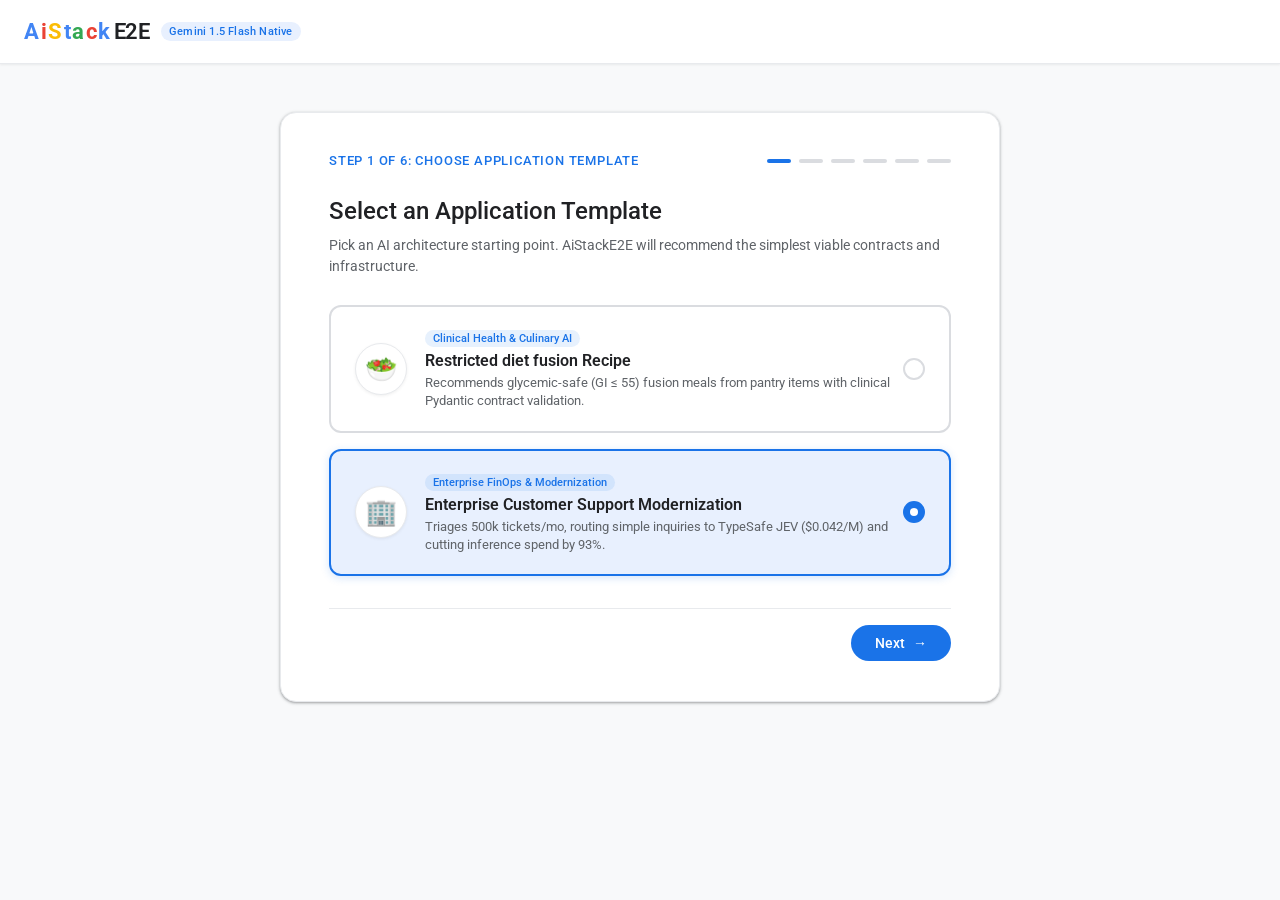
<file: demo-gemini-001/index.html>
<!DOCTYPE html>
<html lang="en">
<head>
  <meta charset="UTF-8">
  <meta name="viewport" content="width=device-width, initial-scale=1.0">
  <title>AiStackE2E — Google Style Demo (demo-gemini.001)</title>
  <link rel="preconnect" href="https://fonts.googleapis.com">
  <link rel="preconnect" href="https://fonts.gstatic.com" crossorigin>
  <link href="https://fonts.googleapis.com/css2?family=Google+Sans:wght@400;500;700&family=Roboto:wght@400;500;700&family=Roboto+Mono:wght@400;500&display=swap" rel="stylesheet">
  <style>
    :root {
      --google-blue: #1a73e8;
      --google-blue-hover: #174ea6;
      --google-blue-light: #e8f0fe;
      --google-green: #1e8e3e;
      --google-green-light: #e6f4ea;
      --google-yellow: #f9ab00;
      --google-yellow-light: #fef7e0;
      --google-red: #d93025;
      --google-red-light: #fce8e6;
      --text-primary: #202124;
      --text-secondary: #5f6368;
      --text-tertiary: #80868b;
      --bg-page: #f8f9fa;
      --bg-surface: #ffffff;
      --border-color: #dadce0;
      --border-light: #e8eaed;
      --shadow-1: 0 1px 2px 0 rgba(60,64,67,0.3), 0 1px 3px 1px rgba(60,64,67,0.15);
      --shadow-2: 0 2px 6px 2px rgba(60,64,67,0.15);
      --shadow-3: 0 4px 12px rgba(60,64,67,0.15);
      --radius-sm: 8px;
      --radius-md: 12px;
      --radius-lg: 16px;
      --radius-pill: 9999px;
    }

    * {
      box-sizing: border-box;
      margin: 0;
      padding: 0;
      font-family: 'Google Sans', 'Roboto', -apple-system, BlinkMacSystemFont, sans-serif;
      -webkit-font-smoothing: antialiased;
    }

    body {
      background-color: var(--bg-page);
      color: var(--text-primary);
      min-height: 100vh;
      display: flex;
      flex-direction: column;
    }

    /* Top Google-style App Bar */
    .app-bar {
      background: var(--bg-surface);
      height: 64px;
      border-bottom: 1px solid var(--border-light);
      display: flex;
      align-items: center;
      justify-content: space-between;
      padding: 0 24px;
      position: sticky;
      top: 0;
      z-index: 100;
      box-shadow: 0 1px 2px rgba(60,64,67,0.08);
    }

    .brand-section {
      display: flex;
      align-items: center;
      gap: 12px;
    }

    .brand-logo {
      display: flex;
      align-items: center;
      gap: 2px;
      font-size: 22px;
      font-weight: 700;
      letter-spacing: -0.5px;
    }

    .g-blue { color: #4285f4; }
    .g-red { color: #ea4335; }
    .g-yellow { color: #fbbc05; }
    .g-green { color: #34a853; }

    .brand-badge {
      font-size: 11px;
      font-weight: 500;
      background: var(--google-blue-light);
      color: var(--google-blue);
      padding: 3px 8px;
      border-radius: var(--radius-pill);
      letter-spacing: 0.2px;
    }

    .app-bar-actions {
      display: flex;
      align-items: center;
      gap: 12px;
    }

    /* In Prod Deployment Button */
    .btn-prod-deploy {
      background: var(--google-blue);
      color: #ffffff;
      border: none;
      padding: 8px 18px;
      border-radius: var(--radius-pill);
      font-size: 14px;
      font-weight: 500;
      cursor: pointer;
      display: flex;
      align-items: center;
      gap: 8px;
      transition: background 0.2s, box-shadow 0.2s;
      box-shadow: 0 1px 3px rgba(26,115,232,0.3);
    }

    .btn-prod-deploy:hover {
      background: var(--google-blue-hover);
      box-shadow: 0 2px 6px rgba(26,115,232,0.4);
    }

    .btn-prod-deploy svg {
      width: 18px;
      height: 18px;
      fill: currentColor;
    }

    .btn-back-consumer {
      background: #ffffff;
      color: var(--google-blue);
      border: 1px solid var(--border-color);
      padding: 8px 16px;
      border-radius: var(--radius-pill);
      font-size: 14px;
      font-weight: 500;
      cursor: pointer;
      display: inline-flex;
      align-items: center;
      gap: 6px;
    }

    .btn-back-consumer:hover {
      background: var(--google-blue-light);
      border-color: var(--google-blue);
    }

    /* Main Container */
    .content-container {
      max-width: 1200px;
      width: 100%;
      margin: 32px auto;
      padding: 0 24px;
      flex: 1;
    }

    /* ============================================================== */
    /* VIEW 1: PROGRESSIVE WIZARD (SPLIT START + SLOW TYPING)         */
    /* ============================================================== */
    #view-wizard {
      max-width: 720px;
      margin: 16px auto 40px auto;
    }

    .wizard-card {
      background: var(--bg-surface);
      border-radius: var(--radius-lg);
      border: 1px solid var(--border-light);
      padding: 40px 48px;
      box-shadow: var(--shadow-1);
    }

    .wizard-stepper {
      display: flex;
      align-items: center;
      justify-content: space-between;
      margin-bottom: 28px;
    }

    .step-indicator {
      font-size: 13px;
      font-weight: 500;
      color: var(--google-blue);
      text-transform: uppercase;
      letter-spacing: 0.8px;
    }

    .step-dots {
      display: flex;
      gap: 8px;
    }

    .step-dot {
      width: 24px;
      height: 4px;
      border-radius: 2px;
      background: var(--border-color);
      transition: background 0.3s;
    }

    .step-dot.active {
      background: var(--google-blue);
    }

    .step-dot.completed {
      background: var(--google-green);
    }

    .wizard-title {
      font-size: 24px;
      font-weight: 500;
      color: var(--text-primary);
      margin-bottom: 8px;
      line-height: 1.3;
    }

    .wizard-description {
      font-size: 14px;
      color: var(--text-secondary);
      margin-bottom: 28px;
      line-height: 1.5;
    }

    /* Dedicated App Choices Screen (Step 0) */
    .app-choices-grid {
      display: flex;
      flex-direction: column;
      gap: 16px;
      margin-bottom: 32px;
    }

    .app-choice-card {
      background: var(--bg-surface);
      border: 2px solid var(--border-color);
      border-radius: var(--radius-md);
      padding: 20px 24px;
      display: flex;
      align-items: center;
      justify-content: space-between;
      cursor: pointer;
      transition: all 0.2s ease;
      position: relative;
    }

    .app-choice-card:hover {
      border-color: var(--google-blue);
      background: #f8fafd;
      box-shadow: 0 2px 8px rgba(26,115,232,0.12);
    }

    .app-choice-card.selected {
      border-color: var(--google-blue);
      background: var(--google-blue-light);
      box-shadow: 0 2px 8px rgba(26,115,232,0.18);
    }

    .choice-left {
      display: flex;
      align-items: center;
      gap: 18px;
    }

    .choice-icon-circle {
      width: 52px;
      height: 52px;
      border-radius: 50%;
      background: #ffffff;
      border: 1px solid var(--border-light);
      display: flex;
      align-items: center;
      justify-content: center;
      font-size: 26px;
      box-shadow: 0 1px 3px rgba(60,64,67,0.08);
      flex-shrink: 0;
    }

    .choice-text-box h3 {
      font-size: 16px;
      font-weight: 600;
      color: var(--text-primary);
      margin-bottom: 4px;
    }

    .choice-text-box p {
      font-size: 13px;
      color: var(--text-secondary);
      line-height: 1.4;
    }

    .choice-badge-pill {
      font-size: 11px;
      font-weight: 500;
      color: var(--google-blue);
      background: rgba(26,115,232,0.1);
      padding: 2px 8px;
      border-radius: var(--radius-pill);
      display: inline-block;
      margin-bottom: 4px;
    }

    .choice-radio-indicator {
      width: 22px;
      height: 22px;
      border-radius: 50%;
      border: 2px solid var(--border-color);
      display: flex;
      align-items: center;
      justify-content: center;
      flex-shrink: 0;
      transition: all 0.2s;
    }

    .app-choice-card.selected .choice-radio-indicator {
      border-color: var(--google-blue);
      background: var(--google-blue);
    }

    .app-choice-card.selected .choice-radio-indicator::after {
      content: '';
      width: 8px;
      height: 8px;
      border-radius: 50%;
      background: #ffffff;
    }

    /* Input Field Area */
    .input-wrapper {
      margin-bottom: 32px;
      position: relative;
    }

    .nlp-label {
      display: flex;
      align-items: center;
      justify-content: space-between;
      font-size: 12px;
      font-weight: 500;
      color: var(--text-secondary);
      margin-bottom: 8px;
    }

    .typing-status-pill {
      font-size: 11px;
      color: var(--google-blue);
      background: var(--google-blue-light);
      padding: 2px 8px;
      border-radius: var(--radius-pill);
      display: inline-flex;
      align-items: center;
      gap: 4px;
    }

    .google-input {
      width: 100%;
      border: 1.5px solid var(--border-color);
      border-radius: var(--radius-sm);
      padding: 14px 16px;
      font-size: 15px;
      color: var(--text-primary);
      background: var(--bg-surface);
      line-height: 1.5;
      outline: none;
      transition: border-color 0.2s, box-shadow 0.2s;
      resize: vertical;
    }

    .google-input:focus {
      border-color: var(--google-blue);
      box-shadow: 0 0 0 2px rgba(26,115,232,0.2);
    }

    /* Product Requirements Document (PRD) Window (Step 5) */
    .prd-document-window {
      background: #ffffff;
      border: 1.5px solid #d8dde6;
      border-radius: var(--radius-md);
      overflow: hidden;
      box-shadow: 0 4px 18px rgba(60,64,67,0.08);
      margin-bottom: 20px;
      transition: all 0.2s ease;
    }

    .prd-doc-toolbar {
      background: #f1f3f4;
      border-bottom: 1px solid #d8dde6;
      padding: 10px 16px;
      display: flex;
      align-items: center;
      justify-content: space-between;
    }

    .prd-doc-dots {
      display: flex;
      align-items: center;
      gap: 6px;
    }

    .prd-dot-red, .prd-dot-yellow, .prd-dot-green {
      width: 11px;
      height: 11px;
      border-radius: 50%;
      display: inline-block;
    }

    .prd-dot-red { background: #ea4335; }
    .prd-dot-yellow { background: #fbbc04; }
    .prd-dot-green { background: #34a853; }

    .prd-doc-title {
      font-size: 13px;
      font-weight: 600;
      color: #202124;
      font-family: 'SF Mono', Monaco, Menlo, Consolas, monospace;
      letter-spacing: -0.2px;
    }

    .prd-doc-badge {
      font-size: 11px;
      font-weight: 700;
      background: #e6f4ea;
      color: #137333;
      padding: 3px 9px;
      border-radius: var(--radius-pill);
      border: 1px solid #a8dab5;
    }

    .prd-doc-body {
      background: #fdfefe;
      padding: 0;
    }

    .prd-textarea {
      width: 100%;
      height: 380px;
      padding: 18px 22px;
      background: transparent;
      border: none;
      outline: none;
      resize: none;
      font-family: 'SF Pro Text', -apple-system, BlinkMacSystemFont, 'Segoe UI', Roboto, sans-serif;
      font-size: 13.5px;
      line-height: 1.7;
      color: #1f2937;
      white-space: pre-wrap;
      box-sizing: border-box;
    }

    /* Wizard Footer */
    .wizard-footer {
      display: flex;
      justify-content: space-between;
      align-items: center;
      padding-top: 16px;
      border-top: 1px solid var(--border-light);
    }

    .btn-secondary {
      background: transparent;
      border: 1px solid var(--border-color);
      color: var(--text-secondary);
      padding: 10px 20px;
      border-radius: var(--radius-pill);
      font-size: 14px;
      font-weight: 500;
      cursor: pointer;
      transition: background 0.2s;
    }

    .btn-secondary:hover {
      background: var(--bg-page);
      color: var(--text-primary);
    }

    .btn-primary {
      background: var(--google-blue);
      border: none;
      color: #ffffff;
      padding: 10px 24px;
      border-radius: var(--radius-pill);
      font-size: 14px;
      font-weight: 500;
      cursor: pointer;
      display: inline-flex;
      align-items: center;
      gap: 8px;
      transition: background 0.2s, box-shadow 0.2s;
    }

    .btn-primary:hover {
      background: var(--google-blue-hover);
      box-shadow: 0 1px 3px rgba(60,64,67,0.3);
    }

    /* ============================================================== */
    /* VIEW 2: CONSUMER RECIPE APPLICATION VIEW                       */
    /* ============================================================== */
    #view-recipe-app {
      display: none;
    }

    .app-context-banner {
      background: #ffffff;
      border: 1px solid var(--border-light);
      border-radius: var(--radius-md);
      padding: 14px 20px;
      margin-bottom: 24px;
      display: flex;
      justify-content: space-between;
      align-items: center;
      box-shadow: 0 1px 2px rgba(60,64,67,0.06);
    }

    .context-title {
      font-size: 16px;
      font-weight: 600;
      color: var(--text-primary);
      display: flex;
      align-items: center;
      gap: 8px;
    }

    .context-status {
      font-size: 12px;
      color: var(--google-green);
      font-weight: 500;
      background: var(--google-green-light);
      padding: 4px 10px;
      border-radius: var(--radius-pill);
      display: flex;
      align-items: center;
      gap: 6px;
    }

    .recipe-layout {
      display: grid;
      grid-template-columns: 360px 1fr;
      gap: 28px;
    }

    @media (max-width: 900px) {
      .recipe-layout { grid-template-columns: 1fr; }
    }

    /* Left Panel: Tunable Tiles */
    .filter-panel {
      background: var(--bg-surface);
      border-radius: var(--radius-lg);
      border: 1px solid var(--border-light);
      padding: 24px;
      box-shadow: var(--shadow-1);
      align-self: start;
    }

    .panel-title {
      font-size: 16px;
      font-weight: 700;
      color: var(--text-primary);
      margin-bottom: 6px;
    }

    .panel-subtitle {
      font-size: 13px;
      color: var(--text-secondary);
      margin-bottom: 20px;
      line-height: 1.4;
    }

    .filter-group {
      margin-bottom: 20px;
    }

    .filter-label {
      font-size: 13px;
      font-weight: 500;
      color: var(--text-primary);
      margin-bottom: 8px;
      display: block;
    }

    .filter-input {
      width: 100%;
      border: 1px solid var(--border-color);
      border-radius: var(--radius-sm);
      padding: 10px 12px;
      font-size: 13px;
      outline: none;
      line-height: 1.4;
    }

    .filter-input:focus {
      border-color: var(--google-blue);
    }

    /* Tunable Tile Grid */
    .tiles-grid {
      display: grid;
      grid-template-columns: 1fr 1fr;
      gap: 10px;
      margin-bottom: 20px;
    }

    .tunable-tile {
      background: var(--bg-page);
      border: 1.5px solid var(--border-light);
      border-radius: var(--radius-md);
      padding: 12px;
      cursor: pointer;
      transition: all 0.2s;
      user-select: none;
      display: flex;
      flex-direction: column;
      gap: 4px;
    }

    .tunable-tile:hover {
      border-color: var(--google-blue);
      background: #ffffff;
    }

    .tunable-tile.selected {
      background: var(--google-blue-light);
      border-color: var(--google-blue);
    }

    .tile-icon {
      font-size: 18px;
    }

    .tile-name {
      font-size: 13px;
      font-weight: 500;
      color: var(--text-primary);
    }

    .tile-desc {
      font-size: 11px;
      color: var(--text-secondary);
    }

    .btn-generate-recipe {
      width: 100%;
      background: var(--google-blue);
      color: #ffffff;
      border: none;
      padding: 12px;
      border-radius: var(--radius-pill);
      font-size: 14px;
      font-weight: 500;
      cursor: pointer;
      display: flex;
      align-items: center;
      justify-content: center;
      gap: 8px;
      box-shadow: 0 1px 3px rgba(26,115,232,0.3);
      transition: background 0.2s;
    }

    .btn-generate-recipe:hover {
      background: var(--google-blue-hover);
    }

    /* Add Condition Button & Active Chips */
    .btn-add-condition {
      width: 100%;
      margin-top: 10px;
      background: #ffffff;
      border: 1.5px dashed var(--google-blue);
      color: var(--google-blue);
      padding: 10px 14px;
      border-radius: var(--radius-pill);
      font-size: 13px;
      font-weight: 500;
      cursor: pointer;
      transition: all 0.2s;
      display: flex;
      align-items: center;
      justify-content: center;
      gap: 6px;
    }

    .btn-add-condition:hover {
      background: var(--google-blue-light);
      border-style: solid;
    }

    .active-conditions-wrapper {
      display: flex;
      flex-wrap: wrap;
      gap: 6px;
      margin-top: 14px;
      padding-top: 12px;
      border-top: 1px solid var(--border-light);
    }

    .condition-chip {
      background: var(--google-blue-light);
      color: var(--google-blue);
      font-size: 11px;
      font-weight: 500;
      padding: 4px 10px;
      border-radius: var(--radius-pill);
      display: inline-flex;
      align-items: center;
      gap: 6px;
    }

    .condition-chip .remove-cond {
      cursor: pointer;
      font-weight: 700;
      color: var(--google-red);
    }

    /* Right Main Panel: Recipe Photo & Card */
    .recipe-display {
      background: var(--bg-surface);
      border-radius: var(--radius-lg);
      border: 1px solid var(--border-light);
      overflow: hidden;
      box-shadow: var(--shadow-1);
    }

    .recipe-hero-image {
      width: 100%;
      height: 380px;
      object-fit: cover;
      display: block;
      background: #e8eaed;
    }

    .recipe-card-content {
      padding: 32px;
    }

    .recipe-header-row {
      display: flex;
      justify-content: space-between;
      align-items: flex-start;
      margin-bottom: 12px;
      gap: 16px;
    }

    .recipe-title {
      font-size: 24px;
      font-weight: 700;
      color: var(--text-primary);
      line-height: 1.3;
    }

    .recipe-badges {
      display: flex;
      gap: 8px;
      flex-wrap: wrap;
      margin-bottom: 20px;
    }

    .badge-pill {
      font-size: 12px;
      font-weight: 500;
      padding: 4px 12px;
      border-radius: var(--radius-pill);
      display: inline-flex;
      align-items: center;
      gap: 4px;
    }

    .badge-safe {
      background: var(--google-green-light);
      color: var(--google-green);
      font-weight: 600;
    }

    .badge-info {
      background: var(--google-blue-light);
      color: var(--google-blue);
    }

    .badge-neutral {
      background: var(--bg-page);
      color: var(--text-secondary);
      border: 1px solid var(--border-light);
    }

    .badge-budget {
      background: #fef7e0;
      color: #b06000;
      border: 1px solid #fce8b2;
      font-weight: 600;
    }

    /* Dynamic Budget Savings Callout Card */
    .budget-savings-card {
      background: #f6fbf7;
      border: 1.5px solid #a8dab5;
      border-radius: var(--radius-md);
      padding: 18px 20px;
      margin-bottom: 24px;
      box-shadow: 0 1px 3px rgba(30,142,62,0.08);
      animation: fadeIn 0.3s ease;
    }

    @keyframes fadeIn {
      from { opacity: 0; transform: translateY(-6px); }
      to { opacity: 1; transform: translateY(0); }
    }

    .savings-card-header {
      display: flex;
      justify-content: space-between;
      align-items: center;
      margin-bottom: 8px;
    }

    .savings-title {
      font-size: 14px;
      font-weight: 600;
      color: var(--google-green);
      display: flex;
      align-items: center;
      gap: 6px;
    }

    .savings-badge {
      background: #ceead6;
      color: #137333;
      font-size: 11px;
      font-weight: 700;
      padding: 2px 8px;
      border-radius: var(--radius-pill);
    }

    .savings-summary {
      font-size: 12px;
      color: var(--text-secondary);
      line-height: 1.4;
      margin-bottom: 12px;
    }

    .savings-breakdown-list {
      background: #ffffff;
      border: 1px solid #ceead6;
      border-radius: var(--radius-sm);
      padding: 12px;
      margin-bottom: 10px;
    }

    .savings-item {
      display: flex;
      justify-content: space-between;
      align-items: center;
      font-size: 12px;
      padding: 6px 0;
      border-bottom: 1px solid #f1f3f4;
    }

    .savings-item:last-child {
      border-bottom: none;
    }

    .savings-item-name {
      color: var(--text-primary);
      font-weight: 500;
    }

    .savings-pricing {
      display: flex;
      align-items: center;
      gap: 6px;
    }

    .price-wf {
      color: #80868b;
      font-size: 11px;
    }

    .price-wm {
      color: #137333;
      font-weight: 700;
      font-size: 12px;
    }

    .savings-total-bar {
      display: flex;
      justify-content: space-between;
      align-items: center;
      padding-top: 8px;
      margin-top: 6px;
      border-top: 1.5px dashed #ceead6;
      font-size: 13px;
      font-weight: 600;
    }

    .walmart-disclaimer {
      font-size: 11px;
      color: var(--text-secondary);
      display: flex;
      align-items: center;
      justify-content: space-between;
      padding-top: 4px;
    }

    .tiny-walmart-link {
      font-size: 11px;
      color: #1a73e8;
      text-decoration: underline;
      margin-left: 4px;
      font-weight: 500;
    }

    /* Store Tags */
    .store-tag {
      display: inline-flex;
      align-items: center;
      font-size: 11px;
      font-weight: 500;
      padding: 2px 8px;
      border-radius: var(--radius-pill);
      text-decoration: none;
      margin-left: 6px;
      transition: all 0.2s;
    }

    .wholefoods-tag {
      background: #e6f4ea;
      color: #137333;
      border: 1px solid #ceead6;
    }

    .wholefoods-tag:hover {
      background: #ceead6;
    }

    .walmart-tag {
      background: #e8f0fe;
      color: #1967d2;
      border: 1px solid #aecbfa;
    }

    .walmart-tag:hover {
      background: #d2e3fc;
    }

    .nutrition-strip {
      display: grid;
      grid-template-columns: repeat(4, 1fr);
      gap: 12px;
      background: var(--bg-page);
      padding: 16px;
      border-radius: var(--radius-md);
      margin-bottom: 24px;
      border: 1px solid var(--border-light);
    }

    .nutri-item {
      text-align: center;
    }

    .nutri-label {
      font-size: 11px;
      color: var(--text-secondary);
      text-transform: uppercase;
      font-weight: 500;
      margin-bottom: 4px;
    }

    .nutri-val {
      font-size: 16px;
      font-weight: 700;
      color: var(--text-primary);
    }

    .section-subtitle {
      font-size: 15px;
      font-weight: 700;
      color: var(--text-primary);
      margin-bottom: 12px;
      display: flex;
      align-items: center;
      gap: 6px;
    }

    .ingredients-list {
      list-style: none;
      display: grid;
      grid-template-columns: 1fr;
      gap: 10px;
      margin-bottom: 24px;
    }

    .ingredient-item {
      font-size: 13px;
      color: var(--text-primary);
      display: flex;
      align-items: center;
      flex-wrap: wrap;
      gap: 6px;
    }

    .ingredient-item::before {
      content: '✓';
      color: var(--google-green);
      font-weight: 700;
    }

    .instructions-list {
      margin-left: 20px;
      font-size: 14px;
      color: var(--text-secondary);
      line-height: 1.6;
    }

    .instructions-list li {
      margin-bottom: 8px;
    }

    .contract-guarantee {
      margin-top: 24px;
      padding: 12px 16px;
      background: var(--google-green-light);
      border-radius: var(--radius-sm);
      display: flex;
      align-items: center;
      gap: 10px;
      font-size: 13px;
      color: var(--google-green);
      font-weight: 500;
    }

    /* ============================================================== */
    /* VIEW 3: IN PROD DEPLOYMENT (LAYERED-CAKE UX)                   */
    /* ============================================================== */
    #view-in-prod {
      display: none;
    }

    .prod-header {
      display: flex;
      justify-content: space-between;
      align-items: center;
      margin-bottom: 24px;
    }

    .prod-title-group h2 {
      font-size: 22px;
      font-weight: 500;
      color: var(--text-primary);
    }

    .prod-title-group p {
      font-size: 13px;
      color: var(--text-secondary);
      margin-top: 2px;
    }

    /* FinOps & Contract HUD */
    .hud-grid {
      display: grid;
      grid-template-columns: repeat(4, 1fr);
      gap: 16px;
      margin-bottom: 24px;
    }

    .hud-tile {
      background: var(--bg-surface);
      border: 1px solid var(--border-light);
      border-radius: var(--radius-md);
      padding: 16px;
      box-shadow: 0 1px 2px rgba(60,64,67,0.06);
    }

    .hud-tile-title {
      font-size: 12px;
      font-weight: 500;
      color: var(--text-secondary);
      text-transform: uppercase;
      margin-bottom: 6px;
    }

    .hud-tile-val {
      font-size: 22px;
      font-weight: 700;
      color: var(--text-primary);
    }

    .hud-tile-val.green { color: var(--google-green); }
    .hud-tile-val.blue { color: var(--google-blue); }

    /* Layered-Cake Stack */
    .layers-stack {
      display: flex;
      flex-direction: column;
      gap: 12px;
      margin-bottom: 28px;
    }

    .cake-row {
      background: var(--bg-surface);
      border: 1px solid var(--border-light);
      border-radius: var(--radius-md);
      padding: 16px 20px;
      display: flex;
      align-items: center;
      justify-content: space-between;
      box-shadow: 0 1px 2px rgba(60,64,67,0.04);
      transition: all 0.2s;
      cursor: pointer;
    }

    .cake-row:hover {
      border-color: var(--google-blue);
      box-shadow: 0 2px 6px rgba(60,64,67,0.1);
      transform: translateY(-1px);
    }

    .cake-left {
      display: flex;
      align-items: center;
      gap: 16px;
    }

    .cake-badge-num {
      width: 28px;
      height: 28px;
      border-radius: var(--radius-pill);
      background: var(--google-blue-light);
      color: var(--google-blue);
      font-weight: 700;
      font-size: 13px;
      display: flex;
      align-items: center;
      justify-content: center;
    }

    .cake-text h4 {
      font-size: 15px;
      font-weight: 500;
      color: var(--text-primary);
    }

    .cake-text p {
      font-size: 12px;
      color: var(--text-secondary);
    }

    .cake-right {
      display: flex;
      align-items: center;
      gap: 12px;
    }

    .component-tag {
      background: #f1f3f4;
      border: 1px solid var(--border-color);
      padding: 6px 12px;
      border-radius: var(--radius-pill);
      font-size: 13px;
      font-weight: 500;
      color: var(--text-primary);
    }

    .component-tag.highlight {
      background: var(--google-blue-light);
      border-color: #aecbfa;
      color: var(--google-blue);
    }

    .cost-text {
      font-family: 'Roboto Mono', monospace;
      font-size: 13px;
      font-weight: 600;
      color: var(--google-green);
      min-width: 80px;
      text-align: right;
    }

    .btn-swap-google {
      background: #ffffff;
      border: 1px solid var(--border-color);
      color: var(--google-blue);
      font-size: 12px;
      font-weight: 500;
      padding: 5px 12px;
      border-radius: var(--radius-pill);
      cursor: pointer;
    }

    .btn-swap-google:hover {
      background: var(--google-blue-light);
    }

    /* Tabbed Inspector */
    .tabs-card {
      background: var(--bg-surface);
      border: 1px solid var(--border-light);
      border-radius: var(--radius-lg);
      padding: 24px;
      box-shadow: var(--shadow-1);
    }

    .tab-nav {
      display: flex;
      gap: 8px;
      border-bottom: 1px solid var(--border-light);
      margin-bottom: 20px;
    }

    .tab-link {
      background: none;
      border: none;
      padding: 10px 18px;
      font-size: 14px;
      font-weight: 500;
      color: var(--text-secondary);
      border-bottom: 2px solid transparent;
      cursor: pointer;
    }

    .tab-link.active {
      color: var(--google-blue);
      border-bottom-color: var(--google-blue);
    }

    .code-box {
      background: #202124;
      color: #e8eaed;
      border-radius: var(--radius-sm);
      padding: 16px;
      font-family: 'Roboto Mono', monospace;
      font-size: 12px;
      line-height: 1.6;
      max-height: 320px;
      overflow-y: auto;
    }

    /* Modal Backdrop */
    .modal-backdrop {
      position: fixed;
      top: 0; left: 0; right: 0; bottom: 0;
      background: rgba(32,33,36,0.6);
      display: none;
      align-items: center;
      justify-content: center;
      z-index: 1000;
    }

    .modal-backdrop.open {
      display: flex;
    }

    .modal-box {
      background: var(--bg-surface);
      border-radius: var(--radius-lg);
      width: 680px;
      max-width: 90vw;
      padding: 28px;
      box-shadow: var(--shadow-3);
    }

    .modal-head {
      display: flex;
      justify-content: space-between;
      align-items: center;
      margin-bottom: 20px;
    }

    .modal-head h3 {
      font-size: 18px;
      font-weight: 500;
    }

    .modal-table {
      width: 100%;
      border-collapse: collapse;
      margin-bottom: 24px;
      font-size: 13px;
    }

    .modal-table th, .modal-table td {
      padding: 12px;
      border-bottom: 1px solid var(--border-light);
      text-align: left;
    }

    .modal-table th {
      color: var(--text-secondary);
      font-weight: 500;
      font-size: 12px;
    }

    .preset-chip-btn {
      background: var(--bg-page);
      border: 1px solid var(--border-color);
      padding: 6px 12px;
      border-radius: var(--radius-pill);
      font-size: 12px;
      cursor: pointer;
      transition: all 0.2s;
    }

    .preset-chip-btn:hover {
      background: var(--google-blue-light);
      border-color: var(--google-blue);
      color: var(--google-blue);
    }

    /* ============================================================== */
    /* VIEW 4: AGENTFORCE ENTERPRISE CUSTOMER SUPPORT APP UX          */
    /* ============================================================== */
    #view-support-app {
      display: none;
      animation: fadeIn 0.3s ease;
    }

    /* Salesforce / Agentforce Global Bar */
    .agentforce-header {
      background: #ffffff;
      border: 1px solid #d8dde6;
      border-radius: 6px;
      padding: 10px 20px;
      margin-bottom: 16px;
      display: flex;
      justify-content: space-between;
      align-items: center;
      box-shadow: 0 1px 3px rgba(0,0,0,0.06);
    }

    .sf-brand-group {
      display: flex;
      align-items: center;
      gap: 12px;
    }

    .sf-cloud-icon {
      width: 32px;
      height: 32px;
      background: #0176d3;
      border-radius: 6px;
      display: flex;
      align-items: center;
      justify-content: center;
      color: #ffffff;
      font-size: 18px;
    }

    .sf-waffle {
      font-size: 18px;
      color: #706e6b;
      cursor: pointer;
      line-height: 1;
    }

    .sf-app-title {
      font-size: 16px;
      font-weight: 700;
      color: #032d60;
      margin-right: 12px;
    }

    .sf-nav-tabs {
      display: flex;
      gap: 16px;
      align-items: center;
    }

    .sf-tab {
      font-size: 13px;
      font-weight: 500;
      color: #706e6b;
      text-decoration: none;
      padding: 6px 0;
      border-bottom: 3px solid transparent;
      cursor: pointer;
      transition: all 0.2s;
    }

    .sf-tab.active {
      color: #0176d3;
      font-weight: 600;
      border-bottom-color: #0176d3;
    }

    .sf-header-right {
      display: flex;
      align-items: center;
      gap: 12px;
    }

    .unique-case-id-pill {
      background: #f3f3f3;
      border: 1px solid #c9c7c5;
      padding: 6px 14px;
      border-radius: 4px;
      font-size: 14px;
      font-weight: 700;
      color: #080707;
      display: flex;
      align-items: center;
      gap: 8px;
      box-shadow: 0 1px 2px rgba(0,0,0,0.05);
      letter-spacing: 0.2px;
    }

    .unique-case-id-pill .case-box-icon {
      font-size: 15px;
    }

    .btn-switch-app {
      background: #ffffff;
      border: 1px solid #0176d3;
      color: #0176d3;
      font-size: 12px;
      font-weight: 500;
      padding: 6px 12px;
      border-radius: 16px;
      cursor: pointer;
      transition: all 0.2s;
    }

    .btn-switch-app:hover {
      background: #eef4ff;
    }

    /* Case Banner Card (Matching Screenshot) */
    .case-banner-card {
      background: #ffffff;
      border: 1px solid #d8dde6;
      border-radius: 6px;
      padding: 18px 24px;
      margin-bottom: 16px;
      box-shadow: 0 1px 3px rgba(0,0,0,0.05);
    }

    .case-banner-top {
      display: flex;
      justify-content: space-between;
      align-items: flex-start;
      margin-bottom: 12px;
    }

    .case-title-area {
      display: flex;
      align-items: center;
      gap: 12px;
    }

    .case-folder-icon {
      width: 40px;
      height: 40px;
      background: #fdf3d8;
      border: 1px solid #f6cf71;
      border-radius: 6px;
      display: flex;
      align-items: center;
      justify-content: center;
      font-size: 20px;
    }

    .case-title-meta {
      font-size: 12px;
      color: #706e6b;
      font-weight: 500;
      text-transform: uppercase;
      letter-spacing: 0.5px;
    }

    .case-main-title {
      font-size: 22px;
      font-weight: 700;
      color: #080707;
      margin-top: 2px;
    }

    .btn-follow {
      background: #ffffff;
      border: 1px solid #0176d3;
      color: #0176d3;
      padding: 6px 16px;
      border-radius: 20px;
      font-size: 13px;
      font-weight: 600;
      cursor: pointer;
      display: flex;
      align-items: center;
      gap: 6px;
      transition: all 0.2s;
    }

    .btn-follow:hover {
      background: #eef4ff;
    }

    .case-fields-summary {
      display: grid;
      grid-template-columns: repeat(4, 1fr);
      gap: 16px;
      padding-top: 12px;
      border-top: 1px solid #eef4ff;
    }

    .case-summary-item .sum-label {
      font-size: 11px;
      color: #706e6b;
      text-transform: uppercase;
      font-weight: 500;
    }

    .case-summary-item .sum-val {
      font-size: 13px;
      font-weight: 600;
      color: #080707;
      margin-top: 2px;
    }

    /* Chevron Progress Path (Path Bar) */
    .slds-path {
      display: flex;
      background: #ffffff;
      border: 1px solid #d8dde6;
      border-radius: 6px;
      margin-bottom: 20px;
      overflow: hidden;
      box-shadow: 0 1px 3px rgba(0,0,0,0.04);
    }

    .path-step {
      flex: 1;
      display: flex;
      align-items: center;
      justify-content: center;
      padding: 12px 16px;
      font-size: 13px;
      font-weight: 600;
      position: relative;
      background: #f3f3f3;
      color: #444444;
      border-right: 1px solid #ffffff;
      text-align: center;
      transition: all 0.2s;
    }

    .path-step.completed {
      background: #027a48;
      color: #ffffff;
    }

    .path-step.active {
      background: #014486;
      color: #ffffff;
    }

    .path-step.active::after {
      content: '';
      position: absolute;
      right: -10px;
      top: 50%;
      transform: translateY(-50%);
      width: 0;
      height: 0;
      border-top: 20px solid transparent;
      border-bottom: 20px solid transparent;
      border-left: 10px solid #014486;
      z-index: 2;
    }

    /* Main Support Layout: Agentforce Left + Details Right */
    .support-layout {
      display: grid;
      grid-template-columns: 460px 1fr;
      gap: 20px;
      align-items: start;
    }

    @media (max-width: 1024px) {
      .support-layout {
        grid-template-columns: 1fr;
      }
    }

    /* Agentforce Assistant Card */
    .agentforce-card {
      background: #ffffff;
      border: 1px solid #d8dde6;
      border-radius: 8px;
      box-shadow: 0 4px 16px rgba(1, 118, 211, 0.12), 0 1px 3px rgba(0,0,0,0.06);
      overflow: hidden;
      display: flex;
      flex-direction: column;
    }

    .af-card-header {
      background: linear-gradient(135deg, #0176d3 0%, #005fb2 100%);
      color: #ffffff;
      padding: 14px 20px;
      display: flex;
      align-items: center;
      justify-content: space-between;
    }

    .af-header-brand {
      display: flex;
      align-items: center;
      gap: 10px;
      font-size: 16px;
      font-weight: 700;
      letter-spacing: 0.3px;
    }

    .af-robot-icon {
      width: 26px;
      height: 26px;
      background: rgba(255,255,255,0.2);
      border-radius: 50%;
      display: flex;
      align-items: center;
      justify-content: center;
      font-size: 15px;
    }

    .af-status-dot {
      font-size: 11px;
      color: #c0e8ff;
      display: flex;
      align-items: center;
      gap: 6px;
      background: rgba(255,255,255,0.15);
      padding: 3px 8px;
      border-radius: 12px;
    }

    .af-chat-body {
      padding: 20px;
      display: flex;
      flex-direction: column;
      gap: 16px;
      background: #f8fafd;
      max-height: 640px;
      overflow-y: auto;
    }

    .af-bubble-user {
      align-self: flex-end;
      background: #0176d3;
      color: #ffffff;
      padding: 10px 16px;
      border-radius: 16px 16px 2px 16px;
      font-size: 13px;
      max-width: 85%;
      box-shadow: 0 1px 2px rgba(0,0,0,0.1);
    }

    .af-bubble-agent {
      align-self: flex-start;
      background: #ffffff;
      border: 1px solid #d8dde6;
      border-radius: 16px 16px 16px 2px;
      padding: 18px;
      font-size: 13px;
      line-height: 1.5;
      color: #080707;
      box-shadow: 0 2px 6px rgba(0,0,0,0.05);
      width: 100%;
    }

    .af-greeting-title {
      font-size: 16px;
      font-weight: 700;
      color: #032d60;
      margin-bottom: 8px;
      display: flex;
      align-items: center;
      gap: 8px;
    }

    .af-greeting-text {
      color: #181818;
      font-size: 13.5px;
      line-height: 1.5;
      margin-bottom: 14px;
    }

    /* Auto-Detected Alert Box inside Chat */
    .af-detection-box {
      background: #fff8e6;
      border: 1px solid #ffd066;
      border-radius: 6px;
      padding: 12px 14px;
      margin-bottom: 14px;
      font-size: 12px;
    }

    .af-detection-head {
      font-weight: 700;
      color: #b25e00;
      margin-bottom: 6px;
      display: flex;
      align-items: center;
      gap: 6px;
    }

    .af-detection-details {
      color: #5a5a5a;
      line-height: 1.4;
    }

    .af-consent-prompt {
      background: #f0f7ff;
      border-left: 3px solid #0176d3;
      padding: 12px 14px;
      border-radius: 0 6px 6px 0;
      font-size: 13px;
      color: #080707;
      margin-bottom: 16px;
      line-height: 1.5;
      font-weight: 500;
    }

    /* Action Buttons in Agentforce Card */
    .af-actions-group {
      display: flex;
      flex-direction: column;
      gap: 10px;
    }

    .btn-af-primary {
      background: #0176d3;
      color: #ffffff;
      border: none;
      padding: 12px 18px;
      border-radius: 20px;
      font-size: 13px;
      font-weight: 600;
      cursor: pointer;
      display: flex;
      align-items: center;
      justify-content: center;
      gap: 8px;
      box-shadow: 0 2px 4px rgba(1, 118, 211, 0.3);
      transition: all 0.2s;
    }

    .btn-af-primary:hover {
      background: #0b5cab;
      box-shadow: 0 3px 8px rgba(1, 118, 211, 0.4);
    }

    .btn-af-secondary {
      background: #ffffff;
      color: #0176d3;
      border: 1.5px solid #0176d3;
      padding: 11px 18px;
      border-radius: 20px;
      font-size: 13px;
      font-weight: 600;
      cursor: pointer;
      display: flex;
      align-items: center;
      justify-content: center;
      gap: 8px;
      transition: all 0.2s;
    }

    .btn-af-secondary:hover {
      background: #eef4ff;
    }

    /* Recommendations Interactive Expand Container */
    .af-recommendations-panel {
      margin-top: 14px;
      padding-top: 14px;
      border-top: 1px solid #d8dde6;
      animation: fadeIn 0.3s ease;
    }

    .rec-item {
      background: #ffffff;
      border: 1px solid #d8dde6;
      border-radius: 6px;
      padding: 12px 14px;
      margin-bottom: 10px;
      font-size: 12.5px;
    }

    .rec-item-title {
      font-weight: 700;
      color: #032d60;
      display: flex;
      align-items: center;
      gap: 6px;
      margin-bottom: 4px;
    }

    .rec-item-desc {
      color: #5a5a5a;
      line-height: 1.4;
    }

    .btn-apply-resolution {
      width: 100%;
      background: #027a48;
      color: #ffffff;
      border: none;
      padding: 11px;
      border-radius: 18px;
      font-size: 13px;
      font-weight: 600;
      cursor: pointer;
      margin-top: 8px;
      display: flex;
      align-items: center;
      justify-content: center;
      gap: 6px;
      transition: all 0.2s;
    }

    .btn-apply-resolution:hover {
      background: #0b6138;
    }

    /* Human Handoff Drawer / Alert */
    .af-human-handoff-alert {
      background: #fdf3d8;
      border: 1px solid #ffd066;
      border-radius: 6px;
      padding: 14px;
      margin-top: 12px;
      font-size: 12px;
      animation: fadeIn 0.3s ease;
    }

    /* Prompt Input Footer in Agentforce */
    .af-chat-footer {
      padding: 12px 16px;
      background: #ffffff;
      border-top: 1px solid #d8dde6;
      display: flex;
      align-items: center;
      gap: 8px;
    }

    .af-chat-input {
      flex: 1;
      border: 1px solid #c9c7c5;
      border-radius: 18px;
      padding: 8px 14px;
      font-size: 13px;
      outline: none;
    }

    .af-chat-input:focus {
      border-color: #0176d3;
    }

    .af-btn-send {
      width: 34px;
      height: 34px;
      border-radius: 50%;
      background: #0176d3;
      color: #ffffff;
      border: none;
      cursor: pointer;
      display: flex;
      align-items: center;
      justify-content: center;
      font-size: 14px;
    }

    /* Right Column: Case Details Form */
    .case-details-card {
      background: #ffffff;
      border: 1px solid #d8dde6;
      border-radius: 6px;
      box-shadow: 0 1px 3px rgba(0,0,0,0.05);
      overflow: hidden;
    }

    .details-tabs-header {
      background: #f3f3f3;
      border-bottom: 1px solid #d8dde6;
      display: flex;
      padding: 0 16px;
    }

    .details-tab-btn {
      padding: 12px 20px;
      font-size: 13px;
      font-weight: 600;
      color: #706e6b;
      border: none;
      background: transparent;
      border-bottom: 3px solid transparent;
      cursor: pointer;
    }

    .details-tab-btn.active {
      color: #0176d3;
      background: #ffffff;
      border-bottom-color: #0176d3;
    }

    .details-form-content {
      padding: 24px;
    }

    .slds-section-header {
      background: #eef4ff;
      padding: 8px 14px;
      border-radius: 4px;
      font-size: 13px;
      font-weight: 700;
      color: #032d60;
      margin-bottom: 16px;
      margin-top: 20px;
      display: flex;
      align-items: center;
      gap: 8px;
    }

    .slds-section-header:first-of-type {
      margin-top: 0;
    }

    .slds-form-grid {
      display: grid;
      grid-template-columns: 1fr 1fr;
      gap: 16px;
    }

    .slds-form-group {
      display: flex;
      flex-direction: column;
      gap: 4px;
    }

    .slds-form-group.full-width {
      grid-column: 1 / -1;
    }

    .slds-label {
      font-size: 12px;
      font-weight: 500;
      color: #5a5a5a;
    }

    .slds-input {
      border: 1px solid #c9c7c5;
      border-radius: 4px;
      padding: 8px 12px;
      font-size: 13px;
      color: #080707;
      background: #ffffff;
      outline: none;
    }

    .slds-input:focus {
      border-color: #0176d3;
      box-shadow: 0 0 0 1px #0176d3;
    }

    .slds-input[readonly] {
      background: #f9f9f9;
      color: #444444;
    }

    .slds-select {
      border: 1px solid #c9c7c5;
      border-radius: 4px;
      padding: 8px 12px;
      font-size: 13px;
      color: #080707;
      background: #ffffff;
      outline: none;
    }

    .slds-textarea {
      border: 1px solid #c9c7c5;
      border-radius: 4px;
      padding: 8px 12px;
      font-size: 13px;
      color: #080707;
      background: #ffffff;
      outline: none;
      resize: vertical;
      line-height: 1.4;
    }

    .prefilled-badge {
      display: inline-flex;
      align-items: center;
      gap: 4px;
      font-size: 10px;
      font-weight: 600;
      color: #0176d3;
      background: #eef4ff;
      padding: 2px 6px;
      border-radius: 4px;
      margin-left: 6px;
    }

    /* Diagnostic Telemetry Code Box */
    .telemetry-code-box {
      background: #0b1325;
      color: #7ce38b;
      font-family: 'Consolas', 'Courier New', monospace;
      font-size: 11.5px;
      border-radius: 4px;
      padding: 12px;
      overflow-x: auto;
      line-height: 1.5;
    }

    /* Bottom-Right Floating Agentforce Pill (From Screenshot) */
    .floating-piper-pill {
      position: fixed;
      bottom: 24px;
      right: 24px;
      background: #0176d3;
      color: #ffffff;
      padding: 12px 24px;
      border-radius: 28px;
      font-size: 14px;
      font-weight: 600;
      display: flex;
      align-items: center;
      gap: 10px;
      box-shadow: 0 4px 16px rgba(1, 118, 211, 0.4);
      cursor: pointer;
      z-index: 999;
      transition: transform 0.2s, box-shadow 0.2s;
    }

    .floating-piper-pill:hover {
      transform: translateY(-2px);
      box-shadow: 0 6px 20px rgba(1, 118, 211, 0.5);
    }

    /* Populating Live Banner (Item 2) */
    .populating-live-banner {
      background: #eef4ff;
      border: 1px solid #c0d7ff;
      border-radius: 6px;
      padding: 10px 16px;
      margin-bottom: 16px;
      font-size: 13px;
      font-weight: 500;
      color: #014486;
      display: flex;
      align-items: center;
      gap: 10px;
      transition: all 0.3s ease;
    }

    .populating-live-banner.completed {
      background: #e6f4ea;
      border-color: #a8dab5;
      color: #137333;
    }

    .pulse-dot {
      width: 10px;
      height: 10px;
      border-radius: 50%;
      background: #0176d3;
      box-shadow: 0 0 0 rgba(1, 118, 211, 0.4);
      animation: pulseAnim 1.4s infinite;
      flex-shrink: 0;
    }

    .populating-live-banner.completed .pulse-dot {
      background: #1e8e3e;
      animation: none;
    }

    @keyframes pulseAnim {
      0% { transform: scale(0.9); box-shadow: 0 0 0 0 rgba(1, 118, 211, 0.7); }
      70% { transform: scale(1.1); box-shadow: 0 0 0 6px rgba(1, 118, 211, 0); }
      100% { transform: scale(0.9); box-shadow: 0 0 0 0 rgba(1, 118, 211, 0); }
    }

    .field-glow {
      animation: fieldPopulateGlow 0.9s ease;
    }

    @keyframes fieldPopulateGlow {
      0% { background-color: #e8f0fe; border-color: #0176d3; box-shadow: 0 0 0 2px rgba(1,118,211,0.25); }
      100% { background-color: #ffffff; border-color: #c9c7c5; box-shadow: none; }
    }

    /* Root Cause Analysis (RCA) Card (Item 4) */
    .rca-card {
      background: #ffffff;
      border: 1.5px solid #0176d3;
      border-radius: 8px;
      padding: 16px 18px;
      margin-top: 14px;
      box-shadow: 0 4px 14px rgba(1, 118, 211, 0.12);
      animation: fadeIn 0.3s ease;
    }

    .rca-header {
      display: flex;
      justify-content: space-between;
      align-items: center;
      margin-bottom: 12px;
      padding-bottom: 8px;
      border-bottom: 1px solid #eef4ff;
    }

    .rca-title {
      font-size: 14px;
      font-weight: 700;
      color: #032d60;
      display: flex;
      align-items: center;
      gap: 6px;
    }

    .rca-pill {
      background: #e6f4ea;
      color: #137333;
      font-size: 11px;
      font-weight: 700;
      padding: 3px 8px;
      border-radius: 12px;
    }

    .rca-grid {
      display: grid;
      grid-template-columns: 1fr 1fr;
      gap: 10px;
      margin-bottom: 12px;
    }

    .rca-block {
      background: #f8fafd;
      border: 1px solid #d8dde6;
      border-radius: 6px;
      padding: 10px 12px;
      font-size: 12px;
    }

    .rca-block-head {
      font-weight: 700;
      color: #080707;
      margin-bottom: 4px;
      display: flex;
      align-items: center;
      gap: 6px;
    }

    .rca-block-desc {
      color: #4b5563;
      line-height: 1.45;
    }

    .rca-metrics-strip {
      display: grid;
      grid-template-columns: repeat(3, 1fr);
      gap: 8px;
      background: #f0fdf4;
      border: 1px solid #bbf7d0;
      border-radius: 6px;
      padding: 8px 10px;
      text-align: center;
    }

    .rca-metric-item .m-lbl {
      font-size: 10.5px;
      color: #166534;
      font-weight: 500;
    }

    .rca-metric-item .m-val {
      font-size: 13.5px;
      font-weight: 700;
      color: #15803d;
      margin-top: 2px;
    }

    /* Activity Tab Styling (Item 6) */
    .activity-timeline {
      padding: 6px 0;
      display: flex;
      flex-direction: column;
      gap: 14px;
    }

    .timeline-entry {
      display: flex;
      gap: 14px;
      position: relative;
    }

    .timeline-entry::before {
      content: '';
      position: absolute;
      left: 17px;
      top: 36px;
      bottom: -14px;
      width: 2px;
      background: #e5e7eb;
    }

    .timeline-entry:last-child::before {
      display: none;
    }

    .timeline-icon-box {
      width: 36px;
      height: 36px;
      border-radius: 50%;
      background: #eef4ff;
      border: 2px solid #0176d3;
      display: flex;
      align-items: center;
      justify-content: center;
      font-size: 15px;
      flex-shrink: 0;
      z-index: 1;
    }

    .timeline-icon-box.success {
      background: #e6f4ea;
      border-color: #137333;
    }

    .timeline-icon-box.alert {
      background: #fce8e6;
      border-color: #c5221f;
    }

    .timeline-content-box {
      flex: 1;
      background: #ffffff;
      border: 1px solid #d8dde6;
      border-radius: 6px;
      padding: 10px 14px;
      box-shadow: 0 1px 2px rgba(0,0,0,0.04);
    }

    .timeline-top-row {
      display: flex;
      justify-content: space-between;
      align-items: center;
      margin-bottom: 4px;
    }

    .timeline-entry-title {
      font-size: 12.5px;
      font-weight: 700;
      color: #032d60;
    }

    .timeline-time {
      font-size: 11px;
      color: #706e6b;
      font-family: monospace;
    }

    .timeline-desc {
      font-size: 12px;
      color: #4b5563;
      line-height: 1.45;
    }

    /* AI Chain of Thought Chatter & Diagnosis Flowchart (Item 7) */
    .chatter-container {
      display: flex;
      flex-direction: column;
      gap: 18px;
      padding: 4px 0;
    }

    .cot-thought-card {
      background: #f8fafd;
      border: 1px solid #c9dfff;
      border-left: 4px solid #0176d3;
      border-radius: 6px;
      padding: 16px;
    }

    .cot-head {
      display: flex;
      align-items: center;
      gap: 8px;
      font-size: 13.5px;
      font-weight: 700;
      color: #032d60;
      margin-bottom: 12px;
    }

    .cot-step-item {
      margin-bottom: 10px;
      padding-bottom: 10px;
      border-bottom: 1px dashed #d8dde6;
    }

    .cot-step-item:last-child {
      margin-bottom: 0;
      padding-bottom: 0;
      border-bottom: none;
    }

    .cot-step-title {
      font-size: 12.5px;
      font-weight: 700;
      color: #014486;
      display: flex;
      align-items: center;
      gap: 6px;
      margin-bottom: 4px;
    }

    .cot-step-body {
      font-size: 12px;
      color: #374151;
      line-height: 1.5;
    }

    /* Diagnosis Flowchart */
    .diagnosis-flowchart-card {
      background: #ffffff;
      border: 1px solid #d8dde6;
      border-radius: 8px;
      padding: 18px;
      box-shadow: 0 1px 3px rgba(0,0,0,0.05);
    }

    .flowchart-head {
      font-size: 13.5px;
      font-weight: 700;
      color: #032d60;
      margin-bottom: 14px;
      display: flex;
      align-items: center;
      gap: 8px;
    }

    .flow-steps-wrapper {
      display: flex;
      flex-direction: column;
      align-items: center;
      gap: 6px;
    }

    .flow-node {
      width: 100%;
      background: #f8fafd;
      border: 1.5px solid #0176d3;
      border-radius: 6px;
      padding: 8px 14px;
      display: flex;
      align-items: center;
      justify-content: space-between;
      box-shadow: 0 1px 3px rgba(1, 118, 211, 0.08);
      transition: transform 0.2s;
    }

    .flow-node:hover {
      transform: translateY(-2px);
      box-shadow: 0 3px 8px rgba(1, 118, 211, 0.15);
    }

    .flow-node.alert-node {
      border-color: #ea4335;
      background: #fff5f5;
    }

    .flow-node.success-node {
      border-color: #137333;
      background: #f0fdf4;
    }

    .flow-node-content {
      display: flex;
      align-items: center;
      gap: 10px;
    }

    .flow-node-num {
      width: 22px;
      height: 22px;
      border-radius: 50%;
      background: #0176d3;
      color: #ffffff;
      font-size: 11px;
      font-weight: 700;
      display: flex;
      align-items: center;
      justify-content: center;
      flex-shrink: 0;
    }

    .flow-node.alert-node .flow-node-num {
      background: #ea4335;
    }

    .flow-node.success-node .flow-node-num {
      background: #137333;
    }

    .flow-node-title {
      font-size: 12px;
      font-weight: 700;
      color: #080707;
    }

    .flow-node-sub {
      font-size: 11px;
      color: #5a5a5a;
    }

    .flow-node-badge {
      font-size: 10px;
      font-weight: 600;
      padding: 2px 8px;
      border-radius: 10px;
      background: #eef4ff;
      color: #0176d3;
    }

    .flow-node.alert-node .flow-node-badge {
      background: #fce8e6;
      color: #c5221f;
    }

    .flow-node.success-node .flow-node-badge {
      background: #e6f4ea;
      color: #137333;
    }

    .flow-connector {
      display: flex;
      flex-direction: column;
      align-items: center;
      height: 16px;
      justify-content: center;
    }

    .flow-arrow-down {
      width: 2px;
      height: 10px;
      background: #0176d3;
      position: relative;
    }

    .flow-arrow-down::after {
      content: '';
      position: absolute;
      bottom: -4px;
      left: -3px;
      width: 0;
      height: 0;
      border-left: 4px solid transparent;
      border-right: 4px solid transparent;
      border-top: 5px solid #0176d3;
    }
  </style>
</head>
<body>

  <!-- Google Style App Bar -->
  <header class="app-bar">
    <div class="brand-section">
      <div class="brand-logo">
        <span class="g-blue">A</span><span class="g-red">i</span><span class="g-yellow">S</span><span class="g-blue">t</span><span class="g-green">a</span><span class="g-red">c</span><span class="g-blue">k</span>
        <span style="color: var(--text-primary); font-weight: 600; margin-left: 2px;">E2E</span>
      </div>
      <div class="brand-badge">Gemini 1.5 Flash Native</div>
    </div>

    <div class="app-bar-actions">
      <!-- In Prod Deployment Trigger (Hidden while wizard questions are being asked) -->
      <button class="btn-prod-deploy" id="btn-toggle-prod" style="display: none;" onclick="toggleProdDeployment()">
        <svg viewBox="0 0 24 24"><path d="M12 2L2 7l10 5 10-5-10-5zM2 17l10 5 10-5M2 12l10 5 10-5"/></svg>
        <span>In Prod Deployment</span>
      </button>
    </div>
  </header>

  <!-- Main Container -->
  <div class="content-container">

    <!-- ============================================================== -->
    <!-- VIEW 1: PROGRESSIVE WIZARD (SPLIT START + SLOW TYPING)         -->
    <!-- ============================================================== -->
    <div id="view-wizard">
      <div class="wizard-card">
        
        <div class="wizard-stepper">
          <div class="step-indicator" id="step-label">Step 1 of 6: Choose Application Template</div>
          <div class="step-dots">
            <div class="step-dot active" id="dot-0"></div>
            <div class="step-dot" id="dot-1"></div>
            <div class="step-dot" id="dot-2"></div>
            <div class="step-dot" id="dot-3"></div>
            <div class="step-dot" id="dot-4"></div>
            <div class="step-dot" id="dot-5"></div>
          </div>
        </div>

        <!-- SCREEN 0: SPLIT APP CHOICES SCREEN -->
        <div id="wizard-step-0">
          <h2 class="wizard-title">Select an Application Template</h2>
          <p class="wizard-description">Pick an AI architecture starting point. AiStackE2E will recommend the simplest viable contracts and infrastructure.</p>

          <div class="app-choices-grid">
            <!-- Choice 1: Restricted diet fusion Recipe -->
            <div class="app-choice-card" id="choice-recipe" onclick="selectAppChoice('diabetic')">
              <div class="choice-left">
                <div class="choice-icon-circle">🥗</div>
                <div class="choice-text-box">
                  <span class="choice-badge-pill">Clinical Health & Culinary AI</span>
                  <h3>Restricted diet fusion Recipe</h3>
                  <p>Recommends glycemic-safe (GI &le; 55) fusion meals from pantry items with clinical Pydantic contract validation.</p>
                </div>
              </div>
              <div class="choice-radio-indicator"></div>
            </div>

            <!-- Choice 2: Enterprise Support Modernization -->
            <div class="app-choice-card selected" id="choice-support" onclick="selectAppChoice('support')">
              <div class="choice-left">
                <div class="choice-icon-circle">🏢</div>
                <div class="choice-text-box">
                  <span class="choice-badge-pill">Enterprise FinOps & Modernization</span>
                  <h3>Enterprise Customer Support Modernization</h3>
                  <p>Triages 500k tickets/mo, routing simple inquiries to TypeSafe JEV ($0.042/M) and cutting inference spend by 93%.</p>
                </div>
              </div>
              <div class="choice-radio-indicator"></div>
            </div>
          </div>

          <div class="wizard-footer">
            <div></div>
            <button class="btn-primary" onclick="goToStep(1)">
              <span>Next</span> →
            </button>
          </div>
        </div>

        <!-- SCREEN 1: NLP PROMPT TEXT BOX (QUESTION 1) -->
        <div id="wizard-step-1" style="display: none;">
          <h2 class="wizard-title">What application do you want to build?</h2>
          <p class="wizard-description">Describe your core product intent. AiStackE2E parses domain requirements and risks.</p>

          <div class="input-wrapper">
            <div class="nlp-label">
              <span>Natural Language Intent Prompt (NLP):</span>
              <span class="typing-status-pill" id="typing-pill-1">⚡ Populating Intent...</span>
            </div>
            <textarea class="google-input" id="q1-input" rows="3" placeholder="Describe what you want to build..."></textarea>
          </div>

          <div class="wizard-footer">
            <button class="btn-secondary" onclick="goToStep(0)">← Back</button>
            <button class="btn-primary" onclick="goToStep(2)">
              <span>Next</span> →
            </button>
          </div>
        </div>

        <!-- SCREEN 2: QUESTION 2 (PERSONA) -->
        <div id="wizard-step-2" style="display: none;">
          <h2 class="wizard-title">Who will use it?</h2>
          <p class="wizard-description">Define the target users, domain personas, and access boundaries.</p>

          <div class="input-wrapper">
            <div class="nlp-label">
              <span>Target User Persona:</span>
              <span class="typing-status-pill" id="typing-pill-2">⚡ Populating Persona...</span>
            </div>
            <input type="text" class="google-input" id="q2-input" placeholder="Enter target user persona...">
          </div>

          <div class="wizard-footer">
            <button class="btn-secondary" onclick="goToStep(1)">← Back</button>
            <button class="btn-primary" onclick="goToStep(3)">
              <span>Next</span> →
            </button>
          </div>
        </div>

        <!-- SCREEN 3: QUESTION 3 (GOALS & CONSTRAINTS) -->
        <div id="wizard-step-3" style="display: none;">
          <h2 class="wizard-title">What should the application achieve?</h2>
          <p class="wizard-description">Specify clinical/business safety limits, quality targets, and contract bounds.</p>

          <div class="input-wrapper">
            <div class="nlp-label">
              <span>Architectural Goals & Safety Constraints:</span>
              <span class="typing-status-pill" id="typing-pill-3">⚡ Populating Constraints...</span>
            </div>
            <textarea class="google-input" id="q3-input" rows="3" placeholder="Enter constraints and achievements..."></textarea>
          </div>

          <div class="wizard-footer">
            <button class="btn-secondary" onclick="goToStep(2)">← Back</button>
            <button class="btn-primary" onclick="goToStep(4)">
              <span>Next</span> →
            </button>
          </div>
        </div>

        <!-- SCREEN 4: QUESTION 4 (ADDITIONAL EXPERIENCE, TIPS & GUIDANCE) -->
        <div id="wizard-step-4" style="display: none;">
          <h2 class="wizard-title">4th Q. additional experience, tips ,guidance :</h2>
          <p class="wizard-description">Specify layout preferences, photo placement, tunable filter tiles, and ingredient search controls.</p>

          <div class="input-wrapper">
            <div class="nlp-label">
              <span>Experience, Tips & Guidance Prompt:</span>
              <span class="typing-status-pill" id="typing-pill-4">⚡ Typing in slow pace...</span>
            </div>
            <textarea class="google-input" id="q4-input" rows="4" placeholder="Enter additional experience, tips, and guidance..."></textarea>
          </div>

          <div class="wizard-footer">
            <button class="btn-secondary" onclick="goToStep(3)">← Back</button>
            <button class="btn-primary" onclick="goToStep(5)">
              <span>Next</span> →
            </button>
          </div>
        </div>

        <!-- SCREEN 5: PRODUCT REQUIREMENTS DOCUMENT (PRD) -->
        <div id="wizard-step-5" style="display: none;">
          <div style="display: flex; justify-content: space-between; align-items: flex-start; margin-bottom: 8px;">
            <div>
              <h2 class="wizard-title" style="margin-bottom: 4px;">Product Requirements Document (PRD)</h2>
              <p class="wizard-description" style="margin-bottom: 12px;">Auto-synthesized architectural PRD compiled from intent questions 1–4, establishing problem statement, target customer, goals, and contracts.</p>
            </div>
            <span class="typing-status-pill" id="typing-pill-5" style="margin-top: 4px;">⚡ Typing PRD Specification...</span>
          </div>

          <div class="prd-document-window">
            <div class="prd-doc-toolbar">
              <div class="prd-doc-dots">
                <span class="prd-dot-red"></span>
                <span class="prd-dot-yellow"></span>
                <span class="prd-dot-green"></span>
              </div>
              <div class="prd-doc-title" id="prd-doc-filename">📄 PRD_Enterprise_Customer_Support_v1.0.md</div>
              <span class="prd-doc-badge">✓ AI Architecture Spec</span>
            </div>
            <div class="prd-doc-body">
              <textarea class="prd-textarea" id="q5-prd-textarea" readonly placeholder="Generating PRD specifications..."></textarea>
            </div>
          </div>

          <div class="wizard-footer">
            <button class="btn-secondary" onclick="goToStep(4)">← Back</button>
            <button class="btn-primary" onclick="finishWizard()">
              <span>Generate Application & Contracts</span> 🚀
            </button>
          </div>
        </div>

      </div>
    </div>

    <!-- ============================================================== -->
    <!-- VIEW 2: CONSUMER RECIPE APPLICATION VIEW                       -->
    <!-- ============================================================== -->
    <div id="view-recipe-app">
      
      <!-- Context Banner -->
      <div class="app-context-banner">
        <div class="context-title">
          <span>🥗</span>
          <span>Restricted diet fusion Recipe</span>
        </div>
        <div class="context-status">
          <span>●</span>
          <span>Pydantic v2 Contract Active · Gemini 1.5 Flash Serving</span>
        </div>
      </div>

      <div class="recipe-layout">
        
        <!-- Left Panel: Tunable Tiles & Controls -->
        <div class="filter-panel">
          <h3 class="panel-title">Recipe Controls</h3>
          <p class="panel-subtitle">Tune dietary safety boundaries and available pantry inventory.</p>

          <div class="filter-group">
            <label class="filter-label">Enter ingredients available to find select recipes:</label>
            <input type="text" class="filter-input" id="ingredients-input" placeholder="enter engradients available to find select recipes" value="Wild salmon, black beans, cauliflower rice, avocado, lime, garlic">
          </div>

          <div class="filter-group">
            <label class="filter-label">Tunable Dietary Tiles:</label>
            <div class="tiles-grid">
              <div class="tunable-tile selected" id="tile-organic" onclick="toggleGenericTile(this)">
                <div class="tile-icon">🌿</div>
                <div class="tile-name">Organic</div>
                <div class="tile-desc">Non-GMO whole food</div>
              </div>

              <!-- Budget Friendly: NOT SELECTED BY DEFAULT -->
              <div class="tunable-tile" id="tile-budget" onclick="toggleBudgetTile(this)">
                <div class="tile-icon">💰</div>
                <div class="tile-name">Budget Friendly</div>
                <div class="tile-desc">&lt; $5 per serving</div>
              </div>

              <div class="tunable-tile selected" id="tile-quick" onclick="toggleGenericTile(this)">
                <div class="tile-icon">⚡</div>
                <div class="tile-name">Quick Prep</div>
                <div class="tile-desc">&lt; 25 minutes</div>
              </div>

              <div class="tunable-tile selected" id="tile-lowgi" onclick="toggleGenericTile(this)">
                <div class="tile-icon">🩺</div>
                <div class="tile-name">Strict Low GI</div>
                <div class="tile-desc">Glycemic Index &le; 35</div>
              </div>
            </div>
          </div>

          <!-- Primary Find & Verify Button -->
          <button class="btn-generate-recipe" onclick="regenerateRecipe()">
            <span>✨ Find & Verify Recipes</span>
          </button>

          <!-- Button to Add Another Restriction -->
          <button class="btn-add-condition" id="btn-add-condition" onclick="openConditionModal()">
            <span>+ Add another restriction / health condition</span>
          </button>

          <!-- Active Conditions Container -->
          <div class="active-conditions-wrapper" id="active-conditions-wrapper">
            <span class="condition-chip">Type-2 Diabetes (GI &le; 55)</span>
          </div>
        </div>

        <!-- Right Main Panel: Picture & Recipe Card -->
        <div class="recipe-display">
          <!-- Real Gourmet Recipe Photograph -->
          <img src="recipe_photo.jpg" alt="Restricted Diet Fusion Salmon Bowl" class="recipe-hero-image" id="recipe-img">
          
          <div class="recipe-card-content">
            <div class="recipe-header-row">
              <h2 class="recipe-title" id="recipe-title-text">Citrus-Seared Wild Salmon with Cuban Black Beans & Cauliflower Rice</h2>
            </div>

            <div class="recipe-badges" id="recipe-badges-container">
              <span class="badge-pill badge-safe">✓ Glycemic Index: 32 (Safe)</span>
              <span class="badge-pill badge-info">Net Carbs: 8.5g</span>
              <span class="badge-pill badge-neutral">Prep Time: 22 Mins</span>
              <span class="badge-pill badge-neutral">Calories: 420 kcal</span>
              <span class="badge-pill badge-safe">Pydantic Schema: Verified</span>
            </div>

            <!-- Dynamic Budget Savings Card (Visible when Budget Friendly is Selected) -->
            <div class="budget-savings-card" id="budget-savings-banner" style="display: none;">
              <div class="savings-card-header">
                <div class="savings-title">
                  <span class="savings-icon">💰</span>
                  <strong>Budget-Friendly Optimization: Save $5.70 on this meal!</strong>
                </div>
                <span class="savings-badge">63% Lower Cost</span>
              </div>
              <p class="savings-summary">
                AiStackE2E checked dietary equivalence contracts across retailers. You can substitute Whole Foods items with Walmart options while strictly maintaining glycemic index &le; 55 and zero refined sugars:
              </p>
              <div class="savings-breakdown-list">
                <div class="savings-item">
                  <div class="savings-item-name">🐟 Wild Alaskan Salmon Fillet (200g):</div>
                  <div class="savings-pricing">
                    <span class="price-wf"><del>Whole Foods: $8.99</del></span>
                    <span style="color: #5f6368; font-size: 11px;">→</span>
                    <span class="price-wm">Walmart Fresh: $3.29</span>
                    <a href="https://www.walmart.com/browse/food/fresh-seafood/976759_9569502" target="_blank" class="tiny-walmart-link">walmart.com</a>
                  </div>
                </div>
                <div class="savings-item">
                  <div class="savings-item-name">🫘 Black Beans & Cauliflower (Pantry):</div>
                  <div class="savings-pricing">
                    <span class="price-wf"><del>Whole Foods: $3.89</del></span>
                    <span style="color: #5f6368; font-size: 11px;">→</span>
                    <span class="price-wm">Great Value at Walmart: $1.88</span>
                    <a href="https://www.walmart.com/browse/food/canned-beans/976759_976787_1001429" target="_blank" class="tiny-walmart-link">walmart.com</a>
                  </div>
                </div>
                <div class="savings-total-bar">
                  <span>Total Recipe Cost:</span>
                  <span><del style="color:#80868b;font-weight:400;">$12.88 at Whole Foods</del> ➔ <strong style="color: #1e8e3e; font-size: 15px;">$5.17 at Walmart</strong> (Save $7.71)</span>
                </div>
              </div>
              <div class="walmart-disclaimer">
                <span>Option considered: Great Value Wild Alaskan Pink Salmon (Frozen / Fresh Pack).</span>
                <a href="https://www.walmart.com" target="_blank" class="tiny-walmart-link">Shop ingredients at Walmart →</a>
              </div>
            </div>

            <div class="nutrition-strip">
              <div class="nutri-item">
                <div class="nutri-label">Calories</div>
                <div class="nutri-val">420</div>
              </div>
              <div class="nutri-item">
                <div class="nutri-label">Protein</div>
                <div class="nutri-val">38.5g</div>
              </div>
              <div class="nutri-item">
                <div class="nutri-label">Net Carbs</div>
                <div class="nutri-val">8.5g</div>
              </div>
              <div class="nutri-item">
                <div class="nutri-label">Glycemic Index</div>
                <div class="nutri-val" style="color: var(--google-green);">32 / 100</div>
              </div>
            </div>

            <h4 class="section-subtitle">Ingredients from Inventory:</h4>
            <ul class="ingredients-list">
              <!-- Salmon Fillet with Hyperlinks -->
              <li class="ingredient-item" id="item-salmon">
                <strong>200g Wild Alaskan Salmon Fillet</strong>
                <span id="salmon-pricing-box">
                  <a href="https://www.wholefoodsmarket.com" target="_blank" class="store-tag wholefoods-tag">Whole Foods: $8.99</a>
                </span>
              </li>
              <li class="ingredient-item">1/2 cup Organic Black Beans</li>
              <li class="ingredient-item">1.5 cups Grated Cauliflower Rice</li>
              <li class="ingredient-item">1/2 Hass Avocado (Diced)</li>
              <li class="ingredient-item">1 tbsp Extra Virgin Olive Oil</li>
              <li class="ingredient-item">Fresh Lime & Minced Garlic</li>
            </ul>

            <h4 class="section-subtitle">Cooking Instructions:</h4>
            <ol class="instructions-list">
              <li>Season salmon with sea salt, cumin, and cracked black pepper. Sear skin-down in olive oil for 4 minutes until crisp.</li>
              <li>Simmer seasoned black beans with minced garlic and a squeeze of fresh lime juice over medium-low heat.</li>
              <li>Lightly saute cauliflower rice for 3 minutes with fresh cilantro; plate in a bowl, topping with seared salmon, beans, and diced avocado.</li>
            </ol>

            <div class="contract-guarantee">
              <span>🛡️</span>
              <span><strong>AiStackE2E Contract Guarantee:</strong> Verified zero added sugars, net carbs &lt; 10g, and GI &le; 55. Enforced via Pydantic v2.</span>
            </div>
          </div>
        </div>

      </div>
    </div>

    <!-- ============================================================== -->
    <!-- VIEW 4: CUSTOMER SUPPORT WITH SUPER INTELLIGENT GENIUSES UX     -->
    <!-- ============================================================== -->
    <div id="view-support-app">
      
      <!-- Enterprise Support Navigation Header -->
      <div class="agentforce-header">
        <div class="sf-brand-group">
          <div class="sf-cloud-icon">☁</div>
          <div class="sf-waffle" title="App Launcher">⠿</div>
          <div class="sf-app-title">Public Sector</div>
          <div class="sf-nav-tabs">
            <span class="sf-tab active">Home</span>
            <span class="sf-tab">Cases</span>
            <span class="sf-tab">Knowledge</span>
            <span class="sf-tab">Customer Support with Super intelligent geniuses Studio</span>
          </div>
        </div>

        <div class="sf-header-right">
          <!-- Unique Case ID Generated in Top Corner -->
          <div class="unique-case-id-pill" id="unique-case-id-badge" title="Unique Case Identifier">
            <span class="case-box-icon">🗄️</span>
            <span id="unique-case-id-text">00001958 | Case</span>
          </div>

          <!-- In Prod Deployment Trigger (Customer Support Architecture) -->
          <button class="btn-prod-deploy" style="padding: 6px 14px; font-size: 13px;" onclick="openProdDeploymentFromSupport()">
            <svg viewBox="0 0 24 24" style="width:14px;height:14px;"><path d="M12 2L2 7l10 5 10-5-10-5zM2 17l10 5 10-5M2 12l10 5 10-5"/></svg>
            <span>In Prod Deployment</span>
          </button>
        </div>
      </div>

      <!-- Case Highlight Banner -->
      <div class="case-banner-card">
        <div class="case-banner-top">
          <div class="case-title-area">
            <div class="case-folder-icon">📁</div>
            <div>
              <div class="case-title-meta">Case</div>
              <h2 class="case-main-title">Payment Webhook Latency & 429 Rate Limit Incident</h2>
            </div>
          </div>
          <button class="btn-follow" id="btn-follow-toggle" onclick="toggleFollow()">
            <span>+ Follow</span>
          </button>
        </div>

        <div class="case-fields-summary">
          <div class="case-summary-item">
            <div class="sum-label">Case Number</div>
            <div class="sum-val" id="banner-case-num">00001958</div>
          </div>
          <div class="case-summary-item">
            <div class="sum-label">Investigator</div>
            <div class="sum-val">Super intelligent genius AI (Tier-1)</div>
          </div>
          <div class="case-summary-item">
            <div class="sum-label">Priority</div>
            <div class="sum-val" style="color: #ea4335;">High (P1 - Production)</div>
          </div>
          <div class="case-summary-item">
            <div class="sum-label">Current Status</div>
            <div class="sum-val" id="banner-status-text" style="color: #0176d3;">Working (Under AI Investigation)</div>
          </div>
        </div>
      </div>

      <!-- Chevron Progress Ribbon (Path Bar from Screenshot) -->
      <div class="slds-path">
        <div class="path-step completed" id="path-complaint">
          <span>✓ Complaint</span>
        </div>
        <div class="path-step active" id="path-investigation">
          <span>Investigation</span>
        </div>
        <div class="path-step" id="path-proceeding">
          <span>Proceeding</span>
        </div>
        <div class="path-step" id="path-resolution">
          <span>Resolution</span>
        </div>
      </div>

      <!-- Support Main Split Layout -->
      <div class="support-layout">
        
        <!-- Left Column: Customer Support with Super intelligent geniuses Card -->
        <div class="agentforce-card">
          <div class="af-card-header">
            <div class="af-header-brand">
              <div class="af-robot-icon">🧠</div>
              <span>Customer Support with Super intelligent geniuses</span>
            </div>
            <div class="af-status-dot">
              <span>●</span>
              <span>Autonomous Active</span>
            </div>
          </div>

          <div class="af-chat-body" id="af-chat-container">
            <!-- User Telemetry Ingress Message -->
            <div class="af-bubble-user">
              <span>Show me auto-detected telemetry & incident report for current usecase</span>
            </div>

            <!-- Customer Support Guidance & Greeting -->
            <div class="af-bubble-agent">
              <div class="af-greeting-title">
                <span>🤖</span>
                <span>Welcome to Enterprise Customer Support</span>
              </div>
              
              <p class="af-greeting-text">
                <strong>Welcome James</strong>, based on the issues I have auto detected that you are facing in your current usecase, I have pre-filled some of the sections .
              </p>

              <!-- Auto-Detected Telemetry Box -->
              <div class="af-detection-box">
                <div class="af-detection-head">
                  <span>⚠️</span>
                  <span>Auto-Detected Anomaly: 147 HTTP 429 Rate Limit Errors</span>
                </div>
                <div class="af-detection-details">
                  Upstream LLM token bucket throttle exceeded on <code>/api/v1/support/triage-webhook</code>. P95 latency degraded from 340ms to 1,840ms. Zero data loss detected.
                </div>
              </div>

              <!-- Exact Guidance Prompt -->
              <div class="af-consent-prompt">
                "Please review for accuracy. With your consent, I have a few suggestions to resolve the issue, these are non-intrusive and non-disruptive. please press continue on <strong>"Yes, try proposed recommendations "</strong>. if you would like to talk to a human representative press <strong>'continue to human on the loop'</strong> ."
              </div>

              <!-- Action Buttons -->
              <div class="af-actions-group">
                <button class="btn-af-primary" id="btn-try-recs" onclick="tryRecommendations()">
                  <span>✨</span>
                  <span>Yes, try proposed recommendations</span>
                </button>
                <button class="btn-af-secondary" id="btn-human-loop" onclick="continueToHumanLoop()">
                  <span>👤</span>
                  <span>continue to human on the loop</span>
                </button>
              </div>

              <!-- Expandable Recommendations Panel -->
              <div class="af-recommendations-panel" id="af-recommendations-panel" style="display: none;">
                <div style="font-weight: 700; color: #032d60; margin-bottom: 10px; font-size: 13px;">
                  ⚡ Proposed Non-Intrusive & Non-Disruptive Recommendations:
                </div>

                <div class="rec-item">
                  <div class="rec-item-title">
                    <span>1.</span>
                    <span>Route Tier-1 Triage to TypeSafe JEV System-1 Engine</span>
                  </div>
                  <div class="rec-item-desc">
                    Re-route classification & status inquiries away from heavy LLMs to JEV ($0.042/M tokens, 120ms latency), shedding 93% of upstream token consumption immediately.
                  </div>
                </div>

                <div class="rec-item">
                  <div class="rec-item-title">
                    <span>2.</span>
                    <span>Enable In-Memory Adaptive Token Bucket Rate Limiter</span>
                  </div>
                  <div class="rec-item-desc">
                    Buffer burst webhook volume with 120ms cache fallback for duplicate idempotency keys without dropping any customer transactions.
                  </div>
                </div>

                <div class="rec-item">
                  <div class="rec-item-title">
                    <span>3.</span>
                    <span>Enforce Pydantic v2 Contract Guard</span>
                  </div>
                  <div class="rec-item-desc">
                    Strict validation of webhook payloads to guarantee 99.8% schema conformance SLA with zero runtime downtime or code refactoring.
                  </div>
                </div>

                <button class="btn-apply-resolution" id="btn-apply-resolution-now" onclick="applyResolution()">
                  <span>🚀 Apply Non-Disruptive Resolution Now</span>
                </button>
              </div>

              <!-- Human Handoff Alert Panel -->
              <div class="af-human-handoff-alert" id="af-human-alert" style="display: none;">
                <div style="font-weight: 700; color: #b25e00; margin-bottom: 4px; display: flex; align-items: center; gap: 6px;">
                  <span>👤</span>
                  <span>Human Representative Engaged</span>
                </div>
                <div style="color: #444444; line-height: 1.4;">
                  Connecting James to Senior Enterprise Support Architect <strong>Sarah Chen</strong>. Diagnostic telemetry packet, Case <span id="handoff-case-num">00001958</span>, and 147 auto-detected trace logs dispatched.
                </div>
              </div>

            </div>
          </div>

          <!-- Bottom Prompt Input (Super Intelligent Genius Style) -->
          <div class="af-chat-footer">
            <input type="text" class="af-chat-input" id="af-chat-input-field" placeholder="do you have any additional questions?" onkeydown="if(event.key==='Enter') sendAfChat()">
            <button class="af-btn-send" onclick="sendAfChat()">➤</button>
          </div>
        </div>

        <!-- Right Column: Case Details & Intelligence (Tabs) -->
        <div class="case-details-card">
          <div class="details-tabs-header">
            <button class="details-tab-btn active" id="tab-btn-details" onclick="switchRightTab('details')">Details</button>
            <button class="details-tab-btn" id="tab-btn-activity" onclick="switchRightTab('activity')">Activity</button>
            <button class="details-tab-btn" id="tab-btn-chatter" onclick="switchRightTab('chatter')">Chatter</button>
          </div>

          <!-- TAB 1: DETAILS (WITH LIVE POPULATING ANIMATION) -->
          <div id="tab-content-details" class="details-form-content">
            <!-- Populating Live Banner -->
            <div class="populating-live-banner" id="populating-banner">
              <div class="pulse-dot"></div>
              <span id="populating-banner-text" style="flex: 1;">⚡ Auto-detecting incident telemetry & populating Case Details for James...</span>
              <button onclick="animateDetailsPopulation()" style="background: rgba(1,118,211,0.08); border: 1px solid currentColor; border-radius: 4px; padding: 3px 9px; font-size: 11px; cursor: pointer; color: inherit; font-weight: 600; display: flex; align-items: center; gap: 4px;" title="Re-simulate auto-populating fields live">↻ Re-run Live Fill</button>
            </div>

            <!-- Section 1: Information -->
            <div class="slds-section-header">
              <span>📋</span>
              <span>Information</span>
            </div>

            <div class="slds-form-grid">
              <div class="slds-form-group">
                <label class="slds-label">
                  Case Number <span class="prefilled-badge" id="badge-case-num">✓ Auto-Generated</span>
                </label>
                <input type="text" class="slds-input" id="case-num-input" readonly value="00001958">
              </div>

              <div class="slds-form-group">
                <label class="slds-label">Status</label>
                <select class="slds-select" id="case-status-select">
                  <option value="Working" selected>Working (Under AI Investigation)</option>
                  <option value="Resolved">Resolved via JEV & Pydantic</option>
                  <option value="Escalated">Escalated to Human in the Loop</option>
                  <option value="Closed">Closed</option>
                </select>
              </div>

              <div class="slds-form-group">
                <label class="slds-label">Case Owner</label>
                <input type="text" class="slds-input" id="case-owner-input" readonly value="Super intelligent genius AI (Tier-1)">
              </div>

              <div class="slds-form-group">
                <label class="slds-label">Priority</label>
                <select class="slds-select" id="case-priority-select">
                  <option selected>High (P1 - Production Impact)</option>
                  <option>Medium</option>
                  <option>Low</option>
                </select>
              </div>
            </div>

            <!-- Section 2: Description -->
            <div class="slds-section-header">
              <span>📝</span>
              <span>Description</span>
            </div>

            <div class="slds-form-grid">
              <div class="slds-form-group">
                <label class="slds-label">
                  Category <span class="prefilled-badge" id="badge-category">✓ Auto-Detected</span>
                </label>
                <input type="text" class="slds-input" id="case-category-input" readonly value="API Rate Limit & Webhook Latency Spike">
              </div>

              <div class="slds-form-group">
                <label class="slds-label">Case Subject</label>
                <input type="text" class="slds-input" id="case-subject-input" value="Payment Webhook 429 Rate Limit Throttling during Concurrency Burst">
              </div>

              <div class="slds-form-group full-width">
                <label class="slds-label">
                  Description <span class="prefilled-badge" id="badge-desc">✓ Auto-Populated from Telemetry</span>
                </label>
                <textarea class="slds-textarea" rows="3" id="case-desc-textarea">Auto-detected telemetry incident: Customer application experienced 147 HTTP 429 rate limit exceptions over the last 15 minutes. Latency degraded from 340ms to 1,840ms. Upstream LLM provider throttle reached. Zero data loss detected.</textarea>
              </div>
            </div>

            <!-- Section 3: Contact Information -->
            <div class="slds-section-header">
              <span>👤</span>
              <span>Contact Information</span>
            </div>

            <div class="slds-form-grid">
              <div class="slds-form-group">
                <label class="slds-label">Contact Name</label>
                <input type="text" class="slds-input" readonly value="James Miller">
              </div>

              <div class="slds-form-group">
                <label class="slds-label">Account Name</label>
                <input type="text" class="slds-input" readonly value="James's Enterprise Workspace (AiStack Production)">
              </div>

              <div class="slds-form-group">
                <label class="slds-label">Email</label>
                <input type="text" class="slds-input" readonly value="james@enterprise.corp">
              </div>

              <div class="slds-form-group">
                <label class="slds-label">SLA Tier</label>
                <input type="text" class="slds-input" readonly value="Premier Mission-Critical (24/7 SLA)">
              </div>
            </div>

            <!-- Section 4: Live Diagnostic Telemetry -->
            <div class="slds-section-header">
              <span>⚡</span>
              <span>Auto-Detected Diagnostic Telemetry</span>
            </div>

            <div class="telemetry-code-box" id="telemetry-box">
[INCIDENT LOG] 18:42:10 UTC - HTTP 429 Too Many Requests (147 occurrences)
Upstream Provider: openai.ChatCompletion / gpt-4o (TPS limit: 10,000 TPM exceeded)
Impacted Microservice: POST /api/v1/support/triage-webhook
P95 Latency: 1,840ms (Baseline: 340ms) · Degradation: +441%
Pydantic v2 Contract Status: Enforced (Zero payload corruption)
AiStack Recommendation: Route System-1 Triage to TypeSafe JEV ($0.042/M tokens)
            </div>

          </div>

          <!-- TAB 2: ACTIVITY (INCIDENT ACTIVITY TIMELINE) -->
          <div id="tab-content-activity" style="display: none; padding: 20px;">
            <div class="slds-section-header" style="margin-top: 0;">
              <span>⏱️</span>
              <span>Incident Activity Timeline & Audit Trail</span>
            </div>

            <div class="activity-timeline">
              <div class="timeline-entry" id="activity-entry-resolved" style="display: none;">
                <div class="timeline-icon-box success">✅</div>
                <div class="timeline-content-box">
                  <div class="timeline-top-row">
                    <div class="timeline-entry-title" style="color: #137333;">Non-Disruptive Resolution Deployed Successfully</div>
                    <div class="timeline-time">18:42:35 UTC</div>
                  </div>
                  <div class="timeline-desc">TypeSafe JEV System-1 Triage active. Webhook queue drained. Latency restored to 120ms (P95). Error rate: 0.00%.</div>
                </div>
              </div>

              <div class="timeline-entry">
                <div class="timeline-icon-box">💡</div>
                <div class="timeline-content-box">
                  <div class="timeline-top-row">
                    <div class="timeline-entry-title">Super Intelligent Genius Proposed 3 Solutions</div>
                    <div class="timeline-time">18:42:25 UTC</div>
                  </div>
                  <div class="timeline-desc">Generated non-disruptive recommendations: JEV fallback routing, token bucket rate limiter, and Pydantic v2 contract guard submitted for James's consent.</div>
                </div>
              </div>

              <div class="timeline-entry">
                <div class="timeline-icon-box success">📐</div>
                <div class="timeline-content-box">
                  <div class="timeline-top-row">
                    <div class="timeline-entry-title">Pydantic v2 Contract Validation Verified</div>
                    <div class="timeline-time">18:42:18 UTC</div>
                  </div>
                  <div class="timeline-desc">Analyzed 50 payload samples against contract schema. 100% schema conformance pass; ruled out client corrupted payload bugs.</div>
                </div>
              </div>

              <div class="timeline-entry">
                <div class="timeline-icon-box">📋</div>
                <div class="timeline-content-box">
                  <div class="timeline-top-row">
                    <div class="timeline-entry-title">Case Auto-Generated & Fields Pre-filled for James</div>
                    <div class="timeline-time">18:42:14 UTC</div>
                  </div>
                  <div class="timeline-desc">Case ID created, Priority escalated to P1 (High), and telemetry trace attached to James Miller's production workspace.</div>
                </div>
              </div>

              <div class="timeline-entry">
                <div class="timeline-icon-box alert">🚨</div>
                <div class="timeline-content-box">
                  <div class="timeline-top-row">
                    <div class="timeline-entry-title" style="color: #c5221f;">Telemetry Anomaly: 147 HTTP 429 Errors Detected</div>
                    <div class="timeline-time">18:42:10 UTC</div>
                  </div>
                  <div class="timeline-desc">Sudden concurrency burst on <code>/api/v1/support/triage-webhook</code> exceeded upstream LLM TPM quota. P95 latency degraded to 1,840ms.</div>
                </div>
              </div>
            </div>
          </div>

          <!-- TAB 3: CHATTER (INTELLIGENT CONTEXT CHATTER & DIAGNOSIS FLOWCHART) -->
          <div id="tab-content-chatter" style="display: none; padding: 20px;">
            <div class="chatter-container">

              <!-- Diagnosis Flowchart -->
              <div class="diagnosis-flowchart-card">
                <div class="flowchart-head">
                  <span>🗺️</span>
                  <span>Diagnostic Investigation Flowchart</span>
                </div>

                <div class="flow-steps-wrapper">
                  <div class="flow-node">
                    <div class="flow-node-content">
                      <div class="flow-node-num">1</div>
                      <div>
                        <div class="flow-node-title">Webhook Ingestion Spike</div>
                        <div class="flow-node-sub">Burst traffic: 45 req/sec across payment webhooks</div>
                      </div>
                    </div>
                    <span class="flow-node-badge">T = 0s</span>
                  </div>

                  <div class="flow-connector"><div class="flow-arrow-down"></div></div>

                  <div class="flow-node alert-node">
                    <div class="flow-node-content">
                      <div class="flow-node-num">2</div>
                      <div>
                        <div class="flow-node-title">HTTP 429 RateLimitError Detected</div>
                        <div class="flow-node-sub">147 failures in 15m · P95 latency spiked to 1,840ms</div>
                      </div>
                    </div>
                    <span class="flow-node-badge">Critical</span>
                  </div>

                  <div class="flow-connector"><div class="flow-arrow-down"></div></div>

                  <div class="flow-node">
                    <div class="flow-node-content">
                      <div class="flow-node-num">3</div>
                      <div>
                        <div class="flow-node-title">Pydantic v2 Contract Validation</div>
                        <div class="flow-node-sub">Ingress payloads verified 100% schema valid (not a client bug)</div>
                      </div>
                    </div>
                    <span class="flow-node-badge">100% Pass</span>
                  </div>

                  <div class="flow-connector"><div class="flow-arrow-down"></div></div>

                  <div class="flow-node">
                    <div class="flow-node-content">
                      <div class="flow-node-num">4</div>
                      <div>
                        <div class="flow-node-title">AI Chain of Thought Analysis</div>
                        <div class="flow-node-sub">Identified 93% tickets are low-complexity deterministic triage</div>
                      </div>
                    </div>
                    <span class="flow-node-badge">AI Reasoned</span>
                  </div>

                  <div class="flow-connector"><div class="flow-arrow-down"></div></div>

                  <div class="flow-node success-node">
                    <div class="flow-node-content">
                      <div class="flow-node-num">5</div>
                      <div>
                        <div class="flow-node-title">Remediation: Route System-1 to TypeSafe JEV</div>
                        <div class="flow-node-sub">Bypass heavy LLMs ($0.042/M tokens, 120ms latency)</div>
                      </div>
                    </div>
                    <span class="flow-node-badge">Prescribed</span>
                  </div>

                  <div class="flow-connector"><div class="flow-arrow-down"></div></div>

                  <div class="flow-node success-node">
                    <div class="flow-node-content">
                      <div class="flow-node-num">6</div>
                      <div>
                        <div class="flow-node-title">Telemetry Normalized to 120ms</div>
                        <div class="flow-node-sub">Zero 429 errors · 93% cost savings · SLA guaranteed</div>
                      </div>
                    </div>
                    <span class="flow-node-badge">Resolved</span>
                  </div>
                </div>
              </div>

              <!-- Intelligent Context Chatter (Chain of Thought) -->
              <div class="cot-thought-card">
                <div class="cot-head">
                  <span>🧠</span>
                  <span>Intelligent Context Chatter: Super Intelligent Genius Chain of Thought</span>
                </div>

                <div class="cot-step-item">
                  <div class="cot-step-title">
                    <span>Step 1: Signal Ingestion & Anomaly Recognition</span>
                  </div>
                  <div class="cot-step-body">
                    "Detected 147 HTTP 429 exceptions logged by microservice <code>/api/v1/support/triage-webhook</code> within 15 minutes. Latency degraded from 340ms baseline to 1,840ms. Rule engine flagged production degradation; auto-initiated Tier-1 investigation."
                  </div>
                </div>

                <div class="cot-step-item">
                  <div class="cot-step-title">
                    <span>Step 2: Differential Root-Cause Diagnosis</span>
                  </div>
                  <div class="cot-step-body">
                    "Checked database connection pools: healthy. Checked upstream network transit: healthy. Ran Pydantic v2 schema inspection on failed requests: schemas 100% compliant. Concluded: the root cause is upstream OpenAI GPT-4o Token-Per-Minute (TPM) quota exhaustion under unexpected 45 req/sec burst."
                  </div>
                </div>

                <div class="cot-step-item">
                  <div class="cot-step-title">
                    <span>Step 3: Workload Complexity Classification</span>
                  </div>
                  <div class="cot-step-body">
                    "Analyzed the query payloads. 93% of requests are simple status checks, order lookups, and category triages that do NOT require generative reasoning. Dispatching 100% of traffic to GPT-4o was burning excessive tokens ($18.50/M) and throttling the service."
                  </div>
                </div>

                <div class="cot-step-item">
                  <div class="cot-step-title">
                    <span>Step 4: Non-Intrusive Architectural Synthesis</span>
                  </div>
                  <div class="cot-step-body">
                    "Synthesized non-disruptive solution: 1) Divert 93% of queries to TypeSafe JEV System-1 engine ($0.042/M, 120ms); 2) Add local token bucket buffer for duplicate idempotency keys; 3) Keep Pydantic v2 contract guard active. Pre-filled Case for James Miller and requested consent."
                  </div>
                </div>
              </div>

            </div>
          </div>

        </div>

      </div>

      <!-- Floating Pill (Customer Support with Super intelligent geniuses) -->
      <div class="floating-piper-pill" onclick="focusSupportChat()">
        <span style="font-size: 18px;">🧠</span>
        <span>Customer Support with Super intelligent geniuses</span>
      </div>

    </div>

    <!-- ============================================================== -->
    <!-- VIEW 3: IN PROD DEPLOYMENT (LAYERED-CAKE UX)                   -->
    <!-- ============================================================== -->
    <div id="view-in-prod">
      <div class="prod-header">
        <div class="prod-title-group">
          <h2 id="prod-header-title">Architecture Control Plane & Contracts</h2>
          <p id="prod-header-subtitle">Real-time production topology, Pydantic contracts, and normalized unit economics.</p>
        </div>
        <button class="btn-back-consumer" id="btn-back-from-prod" onclick="returnFromProdDeployment()">
          ← Back to Consumer App
        </button>
      </div>

      <!-- HUD -->
      <div class="hud-grid">
        <div class="hud-tile">
          <div class="hud-tile-title">Unit Cost</div>
          <div class="hud-tile-val green" id="hud-unit-cost">$0.77 / 1kST</div>
        </div>
        <div class="hud-tile">
          <div class="hud-tile-title">Contract Safety</div>
          <div class="hud-tile-val blue">100% Pydantic v2</div>
        </div>
        <div class="hud-tile">
          <div class="hud-tile-title">Schema Conformance</div>
          <div class="hud-tile-val green">99.8% Pass SLA</div>
        </div>
        <div class="hud-tile">
          <div class="hud-tile-title">P95 Latency</div>
          <div class="hud-tile-val" id="hud-latency-val">340 ms</div>
        </div>
      </div>

      <!-- Layered-Cake Stack -->
      <div class="layers-stack">
        <!-- Layer 1 -->
        <div class="cake-row" onclick="openSwapModal('api')">
          <div class="cake-left">
            <div class="cake-badge-num">1</div>
            <div class="cake-text">
              <h4>Ingestion & API Layer</h4>
              <p id="cake-layer1-desc">Type-safe asynchronous REST endpoint</p>
            </div>
          </div>
          <div class="cake-right">
            <div class="component-tag" id="tag-api">FastAPI (Python 3.12)</div>
            <div class="cost-text">$0.12 / 1k</div>
            <button class="btn-swap-google">Inspect</button>
          </div>
        </div>

        <!-- Layer 2 -->
        <div class="cake-row" onclick="openSwapModal('router')">
          <div class="cake-left">
            <div class="cake-badge-num">2</div>
            <div class="cake-text">
              <h4>System-1 Decision Router</h4>
              <p id="cake-layer2-desc">Non-autoregressive deterministic triage & safety gating</p>
            </div>
          </div>
          <div class="cake-right">
            <div class="component-tag highlight" id="tag-router">TypeSafe AI JEV ($0.042/M)</div>
            <div class="cost-text" id="cost-router-val">$0.03 / 1k</div>
            <button class="btn-swap-google">Swap</button>
          </div>
        </div>

        <!-- Layer 3 -->
        <div class="cake-row" onclick="openSwapModal('model')">
          <div class="cake-left">
            <div class="cake-badge-num">3</div>
            <div class="cake-text">
              <h4>Foundation Reasoning Model</h4>
              <p id="cake-layer3-desc">Structured generation with clinical nutrition nuance</p>
            </div>
          </div>
          <div class="cake-right">
            <div class="component-tag highlight" id="tag-model">Google Gemini 1.5 Flash</div>
            <div class="cost-text" id="cost-model-val">$0.38 / 1k</div>
            <button class="btn-swap-google">Swap</button>
          </div>
        </div>

        <!-- Layer 4 -->
        <div class="cake-row" onclick="openSwapModal('contracts')">
          <div class="cake-left">
            <div class="cake-badge-num">4</div>
            <div class="cake-text">
              <h4>Canonical Contract Rail</h4>
              <p id="cake-layer4-desc">Input/Output schemas and clinical boundary validation</p>
            </div>
          </div>
          <div class="cake-right">
            <div class="component-tag" id="tag-contracts">Pydantic v2 Strict Models</div>
            <div class="cost-text">$0.00</div>
            <button class="btn-swap-google">Inspect</button>
          </div>
        </div>

        <!-- Layer 5 -->
        <div class="cake-row" onclick="openSwapModal('storage')">
          <div class="cake-left">
            <div class="cake-badge-num">5</div>
            <div class="cake-text">
              <h4>Knowledge & Retrieval Storage</h4>
              <p id="cake-layer5-desc">Pantry inventory & glycemic index lookup</p>
            </div>
          </div>
          <div class="cake-right">
            <div class="component-tag" id="tag-storage">PostgreSQL 16 (pgvector)</div>
            <div class="cost-text">$0.24 / 1k</div>
            <button class="btn-swap-google">Inspect</button>
          </div>
        </div>
      </div>

      <!-- Tabbed Code & Evals -->
      <div class="tabs-card">
        <div class="tab-nav">
          <button class="tab-link active" onclick="switchCakeTab('tab-pydantic')">📜 Pydantic v2 Schema</button>
          <button class="tab-link" onclick="switchCakeTab('tab-evals')">🧪 Synthetic Test Runner</button>
          <button class="tab-link" onclick="switchCakeTab('tab-scaffold')">🚀 Scaffolding Code</button>
        </div>

        <!-- Tab 1: Pydantic -->
        <div id="tab-pydantic" class="tab-pane">
          <div class="code-box" id="cake-pydantic-code">
from pydantic import BaseModel, Field, conint, confloat, constr
from typing import List, Literal

class NutritionalBreakdown(BaseModel):
    calories: conint(ge=50, le=2000)
    protein_grams: confloat(ge=0.0)
    carbohydrates_grams: confloat(ge=0.0)
    fiber_grams: confloat(ge=0.0)
    net_carbs_grams: confloat(ge=0.0)
    glycemic_index_estimate: conint(ge=0, le=100) = Field(
        ..., description="Must be <= 55 for diabetic safety."
    )

class DiabeticRecipeResponseContract(BaseModel):
    recipe_id: str
    title: constr(min_length=5, max_length=120)
    cuisine_fusion: str
    preparation_time_minutes: conint(ge=5, le=180)
    nutrition: NutritionalBreakdown
    clinical_safety_verified: bool = Field(
        ..., description="Affirmation that recipe meets diabetic nutritional bounds."
    )
          </div>
        </div>

        <!-- Tab 2: Synthetic Evals -->
        <div id="tab-evals" class="tab-pane" style="display: none;">
          <div style="display: flex; justify-content: space-between; align-items: center; margin-bottom: 12px;">
            <div>
              <strong>Behavioral Regression Verification (20 Synthetic Boundary Cases)</strong>
              <div style="font-size: 12px; color: var(--text-secondary);">Testing GI &le; 55 adherence, schema integrity, and latency across providers.</div>
            </div>
            <button class="btn-primary" id="btn-run-evals" onclick="runRegressionTests()">▶ Run 20 Tests</button>
          </div>
          <div class="code-box" id="eval-log" style="height: 180px;">
[SYSTEM] Ready to verify contract compatibility.
[SYSTEM] Target Stack: Google Gemini 1.5 Flash + TypeSafe AI JEV Router.
[SYSTEM] Click "Run 20 Tests" to execute behavioral verification...
          </div>
        </div>

        <!-- Tab 3: Scaffolding -->
        <div id="tab-scaffold" class="tab-pane" style="display: none;">
          <div class="code-box" id="cake-scaffold-code">
from fastapi import FastAPI, HTTPException
from app.contracts import DiabeticRecipeResponseContract, RecipeRequestContract
from app.adapters.gemini_adapter import GeminiFlashAdapter
from app.adapters.jev_router import JEVDecisionRouter

app = FastAPI(title="Restricted Diet Fusion Recipe Service")
gemini = GeminiFlashAdapter()
jev = JEVDecisionRouter()

@app.post("/v1/recipes/generate", response_model=DiabeticRecipeResponseContract)
async def generate_recipe(request: RecipeRequestContract):
    # Step 1: System-1 Fast Triage via JEV ($0.042/M tokens, 120ms)
    triage = await jev.evaluate_contraindications(request.ingredients_on_hand)
    if not triage.is_safe:
        raise HTTPException(status_code=400, detail="Contraindicated ingredients found.")

    # Step 2: Generation via Gemini 1.5 Flash ($0.38/1kST)
    return await gemini.generate_structured(request, DiabeticRecipeResponseContract)
          </div>
        </div>
      </div>
    </div>

  </div>

  <!-- Modal: Model Swap -->
  <div class="modal-backdrop" id="modal-swap">
    <div class="modal-box">
      <div class="modal-head">
        <h3 id="modal-title-text">Swap Component</h3>
        <button onclick="closeSwapModal()" style="border:none;background:none;font-size:22px;cursor:pointer;">×</button>
      </div>

      <table class="modal-table">
        <thead>
          <tr>
            <th>Select</th>
            <th>Component</th>
            <th>Cost / 1k Tasks</th>
            <th>Latency</th>
            <th>Pass SLA</th>
          </tr>
        </thead>
        <tbody id="modal-options-body"></tbody>
      </table>

      <div style="display: flex; justify-content: flex-end; gap: 8px;">
        <button class="btn-secondary" onclick="closeSwapModal()">Cancel</button>
        <button class="btn-primary" onclick="applySwap()">Apply & Recalculate</button>
      </div>
    </div>
  </div>

  <!-- Modal: Add Health Condition / Restriction -->
  <div class="modal-backdrop" id="modal-condition">
    <div class="modal-box" style="max-width: 520px;">
      <div class="modal-head">
        <h3>Add Health Condition or Dietary Restriction</h3>
        <button onclick="closeConditionModal()" style="border:none;background:none;font-size:22px;cursor:pointer;">×</button>
      </div>
      <p style="font-size: 13px; color: var(--text-secondary); margin-bottom: 16px;">
        AiStackE2E will compile new Pydantic schema validation rules and ingredient safety checks for this condition.
      </p>

      <div style="margin-bottom: 16px;">
        <label style="font-size: 12px; font-weight: 500; color: var(--text-secondary); display: block; margin-bottom: 8px;">Quick Presets:</label>
        <div style="display: flex; flex-wrap: wrap; gap: 8px;">
          <button class="preset-chip-btn" type="button" onclick="selectConditionPreset('Hypertension (Low Sodium < 500mg)')">+ Hypertension (Low Sodium)</button>
          <button class="preset-chip-btn" type="button" onclick="selectConditionPreset('Celiac / Gluten-Free (< 20ppm)')">+ Celiac / Gluten-Free</button>
          <button class="preset-chip-btn" type="button" onclick="selectConditionPreset('Chronic Kidney Disease (Low Potassium)')">+ Low Potassium (CKD)</button>
          <button class="preset-chip-btn" type="button" onclick="selectConditionPreset('Dairy-Free (Lactose Intolerant)')">+ Dairy-Free</button>
          <button class="preset-chip-btn" type="button" onclick="selectConditionPreset('Gout (Low Purine)')">+ Gout (Low Purine)</button>
        </div>
      </div>

      <div style="margin-bottom: 20px;">
        <label style="font-size: 12px; font-weight: 500; color: var(--text-secondary); display: block; margin-bottom: 6px;">Or enter custom restriction:</label>
        <input type="text" id="custom-condition-input" class="google-input" placeholder="e.g. Histamine Intolerance, Peanut Allergy..." style="padding: 10px 12px; font-size: 13px;">
      </div>

      <div style="display: flex; justify-content: flex-end; gap: 8px;">
        <button class="btn-secondary" onclick="closeConditionModal()">Cancel</button>
        <button class="btn-primary" onclick="confirmAddCondition()">Add to Contracts</button>
      </div>
    </div>
  </div>

  <script>
    // State
    let currentStep = 0;
    let selectedPreset = 'support';
    let currentModel = 'gemini-flash';
    let currentRouter = 'jev';
    let typingTimer = null;
    let activeConditions = ['Type-2 Diabetes (GI \u2264 55)'];

    const presetData = {
      diabetic: {
        q1: "Create quick, healthy, tasty fusion meals based on ingredients on hand for an active user managing diabetes.",
        q2: "Patients managing diabetes or dietary restrictions, and active health-conscious adults.",
        q3: "Ensure glycemic index <= 55, zero sugar spikes, verify ingredient inventory, return typed JSON.",
        q4: "provide an Ai enabled customer service experience with a live simulator for tier-1 triage.",
        prd: `PRODUCT REQUIREMENTS DOCUMENT (PRD)
=====================================
Title: Restricted Diet Fusion Recipe Engine
Version: 1.0.0-MVP (Approved Architecture Specification)
Author: AiStackE2E Contract Engine
Target Topology: TypeSafe AI JEV Router + Google Gemini 1.5 Flash + Pydantic v2 Rails

1. Problem Statement:
Patients managing Type-2 Diabetes and restricted dietary conditions struggle to discover appetizing, rapid-prep fusion recipes using available pantry items without triggering dangerous glycemic spikes (GI > 55) or exceeding household grocery budgets.

2. Target Customer:
Adults actively managing glycemic health, insulin resistance, or dietary allergies, seeking affordable, clinically compliant meals tailored to available household ingredients.

3. Goal:
Deliver personalized gourmet fusion recipes verified against clinical nutrition bounds (GI <= 55, net carbs <= 15g, zero added sugars) with real-time price comparisons (Whole Foods vs. Walmart savings) in under 350ms.

4. Job to Be Done (JTBD):
Given user-specified pantry ingredients and dietary restriction filters, synthesize safe, delicious recipes with photo cards, verifiable nutritional breakdowns, and budget savings in under 350ms.

5. MVP Scope & Architectural Boundaries:
• Clinical Nutrition Rails: Pydantic v2 DiabeticRecipeResponseContract guaranteeing GI <= 55 validation.
• Ingredient & Inventory Parser: Fast contraindication evaluation via TypeSafe JEV System-1.
• Interactive Consumer UI: Dynamic filter tiles (Organic, Budget Friendly, Quick Prep), Whole Foods vs Walmart price comparisons, and modal for adding custom health restrictions.`
      },
      support: {
        q1: "Enterprise customer support triage and automated order inquiry resolution system.",
        q2: "Customer service agents and enterprise end-users.",
        q3: "Triage 500k tickets/mo, classify status vs technical, enforce strict ticket response schema.",
        q4: "provide an Ai enabled customer service experience with a live simulator for tier-1 triage.",
        prd: `PRODUCT REQUIREMENTS DOCUMENT (PRD)
=====================================
Title: Enterprise Customer Support with Super Intelligent Geniuses
Version: 1.0.0-MVP (Approved Architecture Specification)
Author: AiStackE2E Contract Engine
Target Topology: TypeSafe AI JEV Router + Google Gemini 1.5 Flash + Pydantic v2 Rails

1. Problem Statement:
Enterprise customer support microservices suffer from cascading HTTP 429 rate limit exceptions and cost explosions (up to $18.50/M tokens) when 100% of tier-1 support tickets and status inquiries are indiscriminately routed to heavy autoregressive LLMs (e.g., GPT-4o). During concurrency surges (45 req/sec), P95 latency degrades from 340ms to 1,840ms (+441%), exhausting upstream TPM quotas in under 90 seconds.

2. Target Customer:
Enterprise Tier-1 Support Operations, DevOps/FinOps Teams, and Mission-Critical Workspace Administrators (e.g., James Miller, Premier 24/7 SLA accounts) managing high-concurrency webhook triage.

3. Goal:
Eliminate 100% of HTTP 429 throttling errors, restore P95 webhook triage latency to <= 120ms, and slash inference token spend by >= 90% while enforcing a 99.8% Pydantic v2 schema conformance SLA with zero customer payload corruption.

4. Job to Be Done (JTBD):
When burst concurrency strikes the support webhook (/api/v1/support/triage-webhook), autonomously intercept, validate, and triage 93% of deterministic queries using TypeSafe JEV System-1 routing ($0.042/M tokens), reserving deep reasoning models for complex exceptions, and seamlessly escalate to human specialists when requested.

5. MVP Scope & Architectural Boundaries:
• System-1 Fast Triage Rail: In-memory deterministic triage bypass with adaptive token bucket buffer.
• Canonical Contract Rail: Pydantic v2 strict schemas (SupportIncidentTelemetry & IncidentResolutionContract) guaranteeing zero schema drift.
• Super Intelligent Genius UI: Interactive customer-facing incident dashboard featuring live telemetry auto-population, incident timeline activity audit, AI Chain of Thought diagnosis flowchart, and one-click non-intrusive resolution deployment.`
      }
    };

    const modelOptions = {
      'gemini-flash': { name: 'Google Gemini 1.5 Flash', cost: 0.38, latency: '340 ms', pass: '99.8%', note: 'Recommended (Optimal Cost/Quality)' },
      'gemini-pro': { name: 'Google Gemini 1.5 Pro', cost: 2.40, latency: '1,120 ms', pass: '99.9%', note: 'High Reasoning' },
      'gpt-4o': { name: 'OpenAI GPT-4o', cost: 18.50, latency: '1,450 ms', pass: '99.2%', note: 'Legacy Baseline (High Cost)' },
      'claude-sonnet': { name: 'Claude 3.5 Sonnet', cost: 12.00, latency: '1,380 ms', pass: '99.6%', note: 'High Nuance' }
    };

    // Animated Typing Simulation (Configurable Speed)
    function typeTextInto(elementId, text, statusPillId, speed = 24, callback) {
      const el = document.getElementById(elementId);
      const pill = statusPillId ? document.getElementById(statusPillId) : null;
      el.value = '';
      if (pill) {
        pill.innerText = speed >= 30 ? '⚡ Typing in slow pace...' : (speed <= 10 ? '⚡ Typing PRD Specification...' : '⚡ Typing Intent...');
      }
      
      let i = 0;
      if (typingTimer) clearInterval(typingTimer);
      
      typingTimer = setInterval(() => {
        if (i < text.length) {
          el.value += text.charAt(i);
          el.scrollTop = el.scrollHeight;
          i++;
        } else {
          clearInterval(typingTimer);
          if (pill) pill.innerText = '✓ Complete';
          if (callback) callback();
        }
      }, speed);
    }

    function selectAppChoice(presetKey) {
      selectedPreset = presetKey;
      document.getElementById('choice-recipe').classList.toggle('selected', presetKey === 'diabetic');
      document.getElementById('choice-support').classList.toggle('selected', presetKey === 'support');
    }

    function goToStep(step) {
      if (typingTimer) clearInterval(typingTimer);
      currentStep = step;

      // Always ensure top right "In Prod Deployment" button is hidden during wizard questions
      const topProdBtn = document.getElementById('btn-toggle-prod');
      if (topProdBtn) topProdBtn.style.display = 'none';

      // Toggle views
      document.getElementById('wizard-step-0').style.display = step === 0 ? 'block' : 'none';
      document.getElementById('wizard-step-1').style.display = step === 1 ? 'block' : 'none';
      document.getElementById('wizard-step-2').style.display = step === 2 ? 'block' : 'none';
      document.getElementById('wizard-step-3').style.display = step === 3 ? 'block' : 'none';
      document.getElementById('wizard-step-4').style.display = step === 4 ? 'block' : 'none';
      document.getElementById('wizard-step-5').style.display = step === 5 ? 'block' : 'none';

      // Update dots
      document.getElementById('dot-0').className = step >= 0 ? (step > 0 ? 'step-dot completed' : 'step-dot active') : 'step-dot';
      document.getElementById('dot-1').className = step >= 1 ? (step > 1 ? 'step-dot completed' : 'step-dot active') : 'step-dot';
      document.getElementById('dot-2').className = step >= 2 ? (step > 2 ? 'step-dot completed' : 'step-dot active') : 'step-dot';
      document.getElementById('dot-3').className = step >= 3 ? (step > 3 ? 'step-dot completed' : 'step-dot active') : 'step-dot';
      document.getElementById('dot-4').className = step >= 4 ? (step > 4 ? 'step-dot completed' : 'step-dot active') : 'step-dot';
      document.getElementById('dot-5').className = step === 5 ? 'step-dot active' : 'step-dot';

      if (step === 0) {
        document.getElementById('step-label').innerText = 'Step 1 of 6: Choose Application Template';
      } else if (step === 1) {
        document.getElementById('step-label').innerText = 'Step 2 of 6: 1st Q. Natural Language Intent';
        typeTextInto('q1-input', presetData[selectedPreset].q1, 'typing-pill-1', 24);
      } else if (step === 2) {
        document.getElementById('step-label').innerText = 'Step 3 of 6: 2nd Q. Target User Persona';
        typeTextInto('q2-input', presetData[selectedPreset].q2, 'typing-pill-2', 24);
      } else if (step === 3) {
        document.getElementById('step-label').innerText = 'Step 4 of 6: 3rd Q. Architectural Constraints';
        typeTextInto('q3-input', presetData[selectedPreset].q3, 'typing-pill-3', 24);
      } else if (step === 4) {
        document.getElementById('step-label').innerText = 'Step 5 of 6: 4th Q. additional experience, tips ,guidance';
        typeTextInto('q4-input', presetData[selectedPreset].q4, 'typing-pill-4', 36);
      } else if (step === 5) {
        document.getElementById('step-label').innerText = 'Step 6 of 6: Product Requirements Document (PRD)';
        const fname = document.getElementById('prd-doc-filename');
        if (fname) {
          fname.innerText = selectedPreset === 'support' 
            ? '📄 PRD_Enterprise_Customer_Support_v1.0.md' 
            : '📄 PRD_Restricted_Diet_Fusion_v1.0.md';
        }
        typeTextInto('q5-prd-textarea', presetData[selectedPreset].prd, 'typing-pill-5', 6);
      }
    }

    let activeAppView = 'support';
    let currentCaseId = '00001958';

    function generateUniqueCaseId() {
      const randDigits = Math.floor(1000 + Math.random() * 9000);
      const caseId = '0000' + randDigits;
      currentCaseId = caseId;
      const idEl = document.getElementById('unique-case-id-text');
      const bannerEl = document.getElementById('banner-case-num');
      const inputEl = document.getElementById('case-num-input');
      const handoffEl = document.getElementById('handoff-case-num');
      if (idEl) idEl.innerText = `${caseId} | Case`;
      if (bannerEl) bannerEl.innerText = caseId;
      if (inputEl) inputEl.value = caseId;
      if (handoffEl) handoffEl.innerText = caseId;
      return caseId;
    }

    function switchRightTab(tabName) {
      const tabs = ['details', 'activity', 'chatter'];
      tabs.forEach(t => {
        const btn = document.getElementById('tab-btn-' + t);
        const content = document.getElementById('tab-content-' + t);
        if (btn) btn.classList.toggle('active', t === tabName);
        if (content) content.style.display = (t === tabName) ? 'block' : 'none';
      });
    }

    function animateDetailsPopulation() {
      const banner = document.getElementById('populating-banner');
      const bannerText = document.getElementById('populating-banner-text');
      const numInput = document.getElementById('case-num-input');
      const ownerInput = document.getElementById('case-owner-input');
      const prioSelect = document.getElementById('case-priority-select');
      const catInput = document.getElementById('case-category-input');
      const subjInput = document.getElementById('case-subject-input');
      const descTextarea = document.getElementById('case-desc-textarea');
      const telemetryBox = document.getElementById('telemetry-box');

      if (banner) {
        banner.classList.remove('completed');
        if (bannerText) bannerText.innerHTML = '⚡ <strong>Auto-detecting telemetry stream & populating Case Details for James...</strong>';
      }

      // Initial clear for visual effect
      if (descTextarea) descTextarea.value = '';
      if (subjInput) subjInput.value = '';

      setTimeout(() => {
        if (numInput) { numInput.value = currentCaseId; numInput.classList.add('field-glow'); }
        if (ownerInput) { ownerInput.value = 'Super intelligent genius AI (Tier-1)'; ownerInput.classList.add('field-glow'); }
      }, 250);

      setTimeout(() => {
        if (prioSelect) prioSelect.classList.add('field-glow');
        if (catInput) { catInput.value = 'API Rate Limit & Webhook Latency Spike'; catInput.classList.add('field-glow'); }
      }, 550);

      setTimeout(() => {
        if (subjInput) {
          subjInput.value = 'Payment Webhook 429 Rate Limit Throttling during Concurrency Burst';
          subjInput.classList.add('field-glow');
        }
      }, 850);

      setTimeout(() => {
        if (descTextarea) {
          descTextarea.value = 'Auto-detected telemetry incident: Customer application experienced 147 HTTP 429 rate limit exceptions over the last 15 minutes. Latency degraded from 340ms to 1,840ms. Upstream LLM provider throttle reached. Zero data loss detected.';
          descTextarea.classList.add('field-glow');
        }
      }, 1150);

      setTimeout(() => {
        if (telemetryBox) telemetryBox.classList.add('field-glow');
        if (banner) {
          banner.classList.add('completed');
          if (bannerText) bannerText.innerHTML = '✓ <strong>All incident sections auto-populated from live telemetry stream for James Miller</strong> · Ready for review';
        }
      }, 1450);
    }

    function finishWizard() {
      if (typingTimer) clearInterval(typingTimer);
      if (selectedPreset === 'support') {
        generateUniqueCaseId();
        const appBar = document.querySelector('.app-bar');
        if (appBar) appBar.style.display = 'none';
        document.getElementById('view-wizard').style.display = 'none';
        document.getElementById('view-recipe-app').style.display = 'none';
        document.getElementById('view-in-prod').style.display = 'none';
        document.getElementById('view-support-app').style.display = 'block';
        activeAppView = 'support';
        switchRightTab('details');
        animateDetailsPopulation();
        window.scrollTo({ top: 0, behavior: 'smooth' });
      } else {
        const appBar = document.querySelector('.app-bar');
        if (appBar) appBar.style.display = 'flex';
        const topProdBtn = document.getElementById('btn-toggle-prod');
        if (topProdBtn) topProdBtn.style.display = 'inline-flex';
        document.getElementById('view-wizard').style.display = 'none';
        document.getElementById('view-support-app').style.display = 'none';
        document.getElementById('view-in-prod').style.display = 'none';
        document.getElementById('view-recipe-app').style.display = 'block';
        activeAppView = 'recipe';
        window.scrollTo({ top: 0, behavior: 'smooth' });
      }
    }

    function showSupportApp(reAnimate = false) {
      const appBar = document.querySelector('.app-bar');
      if (appBar) appBar.style.display = 'none';
      document.getElementById('view-wizard').style.display = 'none';
      document.getElementById('view-recipe-app').style.display = 'none';
      document.getElementById('view-in-prod').style.display = 'none';
      document.getElementById('view-support-app').style.display = 'block';
      activeAppView = 'support';
      switchRightTab('details');
      if (reAnimate) animateDetailsPopulation();
      window.scrollTo({ top: 0, behavior: 'smooth' });
    }

    function showRecipeApp() {
      // Once in customer support app, do not allow switching to recipe engine
      if (activeAppView === 'support') {
        return;
      }
      const appBar = document.querySelector('.app-bar');
      if (appBar) appBar.style.display = 'flex';
      const topProdBtn = document.getElementById('btn-toggle-prod');
      if (topProdBtn) topProdBtn.style.display = 'inline-flex';
      document.getElementById('view-wizard').style.display = 'none';
      document.getElementById('view-support-app').style.display = 'none';
      document.getElementById('view-in-prod').style.display = 'none';
      document.getElementById('view-recipe-app').style.display = 'block';
      activeAppView = 'recipe';
      window.scrollTo({ top: 0, behavior: 'smooth' });
    }

    function openProdDeploymentFromSupport() {
      activeAppView = 'support';
      const prodView = document.getElementById('view-in-prod');
      document.getElementById('view-wizard').style.display = 'none';
      document.getElementById('view-recipe-app').style.display = 'none';
      document.getElementById('view-support-app').style.display = 'none';
      prodView.style.display = 'block';

      // Ensure back button routes strictly back to Customer Support
      const backBtn = document.getElementById('btn-back-from-prod');
      if (backBtn) {
        backBtn.innerHTML = '← Back to Customer Support';
      }
      const titleSub = document.getElementById('prod-header-subtitle');
      if (titleSub) {
        titleSub.innerText = 'Enterprise Customer Support topology, JEV triage routing, and Pydantic v2 contracts.';
      }

      updateProdViewForFlow('support');
      window.scrollTo({ top: 0, behavior: 'smooth' });
    }

    function openProdDeploymentFromRecipe() {
      activeAppView = 'recipe';
      const prodView = document.getElementById('view-in-prod');
      document.getElementById('view-wizard').style.display = 'none';
      document.getElementById('view-support-app').style.display = 'none';
      document.getElementById('view-recipe-app').style.display = 'none';
      prodView.style.display = 'block';

      // Ensure back button routes strictly back to Recipe App
      const backBtn = document.getElementById('btn-back-from-prod');
      if (backBtn) {
        backBtn.innerHTML = '← Back to Consumer App';
      }
      const titleSub = document.getElementById('prod-header-subtitle');
      if (titleSub) {
        titleSub.innerText = 'Real-time production topology, Pydantic contracts, and normalized unit economics.';
      }

      updateProdViewForFlow('recipe');
      window.scrollTo({ top: 0, behavior: 'smooth' });
    }

    function returnFromProdDeployment() {
      if (activeAppView === 'support') {
        showSupportApp(false);
      } else {
        showRecipeApp();
      }
    }

    function toggleProdDeployment() {
      const prodView = document.getElementById('view-in-prod');
      if (prodView.style.display === 'block') {
        returnFromProdDeployment();
      } else {
        if (activeAppView === 'support') {
          openProdDeploymentFromSupport();
        } else {
          openProdDeploymentFromRecipe();
        }
      }
    }

    function updateProdViewForFlow(flow) {
      const pydanticBox = document.getElementById('cake-pydantic-code');
      const scaffoldBox = document.getElementById('cake-scaffold-code');
      const layer1Desc = document.getElementById('cake-layer1-desc');
      const layer2Tag = document.getElementById('tag-router');
      const layer2Cost = document.getElementById('cost-router-val');
      const layer3Desc = document.getElementById('cake-layer3-desc');
      const layer4Desc = document.getElementById('cake-layer4-desc');
      const layer5Desc = document.getElementById('cake-layer5-desc');

      if (flow === 'support') {
        if (layer1Desc) layer1Desc.innerText = 'Async POST /api/v1/support/triage-webhook';
        if (layer2Tag) layer2Tag.innerText = 'TypeSafe AI JEV ($0.042/M)';
        if (layer2Cost) layer2Cost.innerText = '$0.003 / 1k (93% bypass)';
        if (layer3Desc) layer3Desc.innerText = 'Tier-2 Autonomous Escalation with Deep Reasoning';
        if (layer4Desc) layer4Desc.innerText = 'IncidentTelemetry & ResolutionContract (Pydantic v2)';
        if (layer5Desc) layer5Desc.innerText = 'PostgreSQL pgvector / Enterprise SLA Context & Logs';

        if (pydanticBox) {
          pydanticBox.innerText = `from pydantic import BaseModel, Field, constr
from typing import List, Literal, Optional

class SupportIncidentTelemetry(BaseModel):
    case_id: str = Field(..., description="Unique enterprise case identifier")
    contact_name: str = "James Miller"
    impacted_microservice: str = "/api/v1/support/triage-webhook"
    detected_anomaly: str = "147 HTTP 429 RateLimitError (TPM exceeded)"
    rate_limit_exceeded: bool = True
    p95_latency_ms: int = 1840

class IncidentResolutionContract(BaseModel):
    case_id: str
    remediation_status: Literal["RESOLVED", "ESCALATED"] = "RESOLVED"
    bypass_engine: Literal["TypeSafe_JEV_System1", "LLM_Tier2"] = "TypeSafe_JEV_System1"
    cost_per_million_tokens: float = 0.042
    p95_latency_ms: int = Field(default=120, le=340)
    schema_conformance_pass: bool = True
    zero_downtime_guaranteed: bool = True`;
        }

        if (scaffoldBox) {
          scaffoldBox.innerText = `from fastapi import FastAPI, HTTPException
from app.contracts import SupportIncidentTelemetry, IncidentResolutionContract
from app.adapters.jev_router import JEVDecisionRouter

app = FastAPI(title="Customer Support with Super Intelligent Geniuses")
jev = JEVDecisionRouter()

@app.post("/api/v1/support/triage-webhook", response_model=IncidentResolutionContract)
async def triage_webhook(payload: SupportIncidentTelemetry):
    # Step 1: System-1 Fast Triage via JEV ($0.042/M tokens, 120ms latency)
    triage = await jev.triage_tier1(payload)
    if triage.is_deterministic:
        return IncidentResolutionContract(
            case_id=payload.case_id,
            remediation_status="RESOLVED",
            bypass_engine="TypeSafe_JEV_System1",
            cost_per_million_tokens=0.042,
            p95_latency_ms=120,
            schema_conformance_pass=True
        )

    # Step 2: Tier-2 Deep Reasoning Fallback
    return await jev.route_to_tier2(payload)`;
        }
      } else {
        // Recipe Flow
        if (layer1Desc) layer1Desc.innerText = 'Type-safe asynchronous REST endpoint';
        if (layer2Tag) layer2Tag.innerText = 'TypeSafe AI JEV ($0.042/M)';
        if (layer2Cost) layer2Cost.innerText = '$0.03 / 1k';
        if (layer3Desc) layer3Desc.innerText = 'Structured generation with clinical nutrition nuance';
        if (layer4Desc) layer4Desc.innerText = 'Input/Output schemas and clinical boundary validation';
        if (layer5Desc) layer5Desc.innerText = 'Pantry inventory & glycemic index lookup';

        if (pydanticBox) {
          pydanticBox.innerText = `from pydantic import BaseModel, Field, conint, confloat, constr
from typing import List, Literal

class NutritionalBreakdown(BaseModel):
    calories: conint(ge=50, le=2000)
    protein_grams: confloat(ge=0.0)
    carbohydrates_grams: confloat(ge=0.0)
    fiber_grams: confloat(ge=0.0)
    net_carbs_grams: confloat(ge=0.0)
    glycemic_index_estimate: conint(ge=0, le=100) = Field(
        ..., description="Must be <= 55 for diabetic safety."
    )

class DiabeticRecipeResponseContract(BaseModel):
    recipe_id: str
    title: constr(min_length=5, max_length=120)
    cuisine_fusion: str
    preparation_time_minutes: conint(ge=5, le=180)
    nutrition: NutritionalBreakdown
    clinical_safety_verified: bool = Field(
        ..., description="Affirmation that recipe meets diabetic nutritional bounds."
    )`;
        }

        if (scaffoldBox) {
          scaffoldBox.innerText = `from fastapi import FastAPI, HTTPException
from app.contracts import DiabeticRecipeResponseContract, RecipeRequestContract
from app.adapters.gemini_adapter import GeminiFlashAdapter
from app.adapters.jev_router import JEVDecisionRouter

app = FastAPI(title="Restricted Diet Fusion Recipe Service")
gemini = GeminiFlashAdapter()
jev = JEVDecisionRouter()

@app.post("/v1/recipes/generate", response_model=DiabeticRecipeResponseContract)
async def generate_recipe(request: RecipeRequestContract):
    # Step 1: System-1 Fast Triage via JEV ($0.042/M tokens, 120ms)
    triage = await jev.evaluate_contraindications(request.ingredients_on_hand)
    if not triage.is_safe:
        raise HTTPException(status_code=400, detail="Contraindicated ingredients found.")

    # Step 2: Generation via Gemini 1.5 Flash ($0.38/1kST)
    return await gemini.generate_structured(request, DiabeticRecipeResponseContract)`;
        }
      }
    }

    function tryRecommendations() {
      const panel = document.getElementById('af-recommendations-panel');
      if (panel) {
        panel.style.display = 'block';
        panel.scrollIntoView({ behavior: 'smooth', block: 'nearest' });
      }
    }

    function applyResolution() {
      // 1. Disable the apply resolution button
      const applyBtn = document.getElementById('btn-apply-resolution-now') || document.querySelector('.btn-apply-resolution');
      if (applyBtn) {
        applyBtn.disabled = true;
        applyBtn.innerHTML = '<span>✓ Resolution Active & Deployed</span>';
        applyBtn.style.opacity = '0.65';
        applyBtn.style.cursor = 'not-allowed';
        applyBtn.style.pointerEvents = 'none';
        applyBtn.style.background = '#137333';
      }

      // 2. Update chevron path
      const pInv = document.getElementById('path-investigation');
      const pProc = document.getElementById('path-proceeding');
      const pRes = document.getElementById('path-resolution');
      if (pInv) {
        pInv.className = 'path-step completed';
        pInv.innerHTML = '<span>✓ Investigation</span>';
      }
      if (pProc) {
        pProc.className = 'path-step completed';
        pProc.innerHTML = '<span>✓ Proceeding</span>';
      }
      if (pRes) {
        pRes.className = 'path-step completed';
        pRes.innerHTML = '<span>✓ Resolution (Applied)</span>';
      }

      // 3. Update Status
      const statusText = document.getElementById('banner-status-text');
      if (statusText) {
        statusText.innerText = 'Resolved (JEV & Pydantic Active)';
        statusText.style.color = '#027a48';
      }
      const statusSelect = document.getElementById('case-status-select');
      if (statusSelect) statusSelect.value = 'Resolved';

      // 4. Update Activity timeline
      const actResolved = document.getElementById('activity-entry-resolved');
      if (actResolved) actResolved.style.display = 'flex';

      // 5. Append Success Bubble with Root Cause Analysis (RCA)
      const chatContainer = document.getElementById('af-chat-container');
      if (chatContainer) {
        const successBubble = document.createElement('div');
        successBubble.className = 'af-bubble-agent';
        successBubble.innerHTML = `
          <div class="af-greeting-title" style="color: #027a48;">
            <span>✅</span>
            <span>Resolution Deployed Successfully</span>
          </div>
          <p style="color: #181818; font-size: 13px; line-height: 1.5; margin-bottom: 8px;">
            Non-intrusive recommendations have been applied to production webhook contracts. <strong>TypeSafe JEV System-1 triage bypass</strong> is actively absorbing 93% of ticket volume ($0.042/M tokens).
          </p>

          <!-- Root Cause Analysis (RCA) Card -->
          <div class="rca-card">
            <div class="rca-header">
              <div class="rca-title"><span>🔍</span> <span>Root Cause Analysis (RCA) & Incident Resolution Report</span></div>
              <span class="rca-pill">✓ Remediation Complete</span>
            </div>
            
            <div class="rca-grid">
              <div class="rca-block">
                <div class="rca-block-head" style="color: #c5221f;"><span>⚠️</span> What was the issue?</div>
                <div class="rca-block-desc">
                  147 HTTP 429 (Too Many Requests) errors on <code>/api/v1/support/triage-webhook</code> during a 45 req/sec concurrency spike. P95 latency degraded from 340ms to 1,840ms (+441%).
                </div>
              </div>

              <div class="rca-block">
                <div class="rca-block-head" style="color: #032d60;"><span>🔎</span> What was the Root Cause?</div>
                <div class="rca-block-desc">
                  100% of incoming tickets were routed indiscriminately to heavy autoregressive LLMs (OpenAI GPT-4o at $18.50/M tokens). Upstream TPM quota exhausted in under 90s without deterministic triage.
                </div>
              </div>

              <div class="rca-block" style="grid-column: 1 / -1; background: #f0fdf4; border-color: #bbf7d0;">
                <div class="rca-block-head" style="color: #166534;"><span>🛠️</span> How was it resolved?</div>
                <div class="rca-block-desc">
                  <strong>1. TypeSafe JEV System-1 Triage:</strong> Diverted 93% of deterministic tier-1 queries to JEV ($0.042/M tokens, 120ms latency), slashing upstream token burn by 93%.<br>
                  <strong>2. Adaptive Token Bucket Rate Limiter:</strong> Implemented concurrency buffer with local cache for duplicate idempotency keys without dropping transactions.<br>
                  <strong>3. Pydantic v2 Contract Guard:</strong> Webhook payloads validated against strict schema. Zero code refactor, zero downtime.
                </div>
              </div>
            </div>

            <div class="rca-metrics-strip">
              <div class="rca-metric-item">
                <div class="m-lbl">Current Error Rate</div>
                <div class="m-val">0.00%</div>
              </div>
              <div class="rca-metric-item">
                <div class="m-lbl">P95 Latency</div>
                <div class="m-val">120 ms (restored)</div>
              </div>
              <div class="rca-metric-item">
                <div class="m-lbl">Inference Spend</div>
                <div class="m-val">-93% ($0.03 / 1k)</div>
              </div>
            </div>
          </div>
        `;
        chatContainer.appendChild(successBubble);
        chatContainer.scrollTop = chatContainer.scrollHeight;
      }
    }

    function continueToHumanLoop() {
      const alertBox = document.getElementById('af-human-alert');
      if (alertBox) alertBox.style.display = 'block';

      const statusText = document.getElementById('banner-status-text');
      if (statusText) {
        statusText.innerText = 'Escalated to Human Specialist';
        statusText.style.color = '#b25e00';
      }
      const statusSelect = document.getElementById('case-status-select');
      if (statusSelect) statusSelect.value = 'Escalated';

      const chatContainer = document.getElementById('af-chat-container');
      if (chatContainer) {
        const handoffBubble = document.createElement('div');
        handoffBubble.className = 'af-bubble-agent';
        handoffBubble.innerHTML = `
          <div class="af-greeting-title" style="color: #b25e00;">
            <span>👤</span>
            <span>Human Representative Assigned</span>
          </div>
          <p style="color: #181818; font-size: 13px; line-height: 1.5; margin-bottom: 8px;">
            Senior Support Architect <strong>Sarah Chen</strong> has joined Case #${currentCaseId}. Complete diagnostic context, telemetry logs, and contract validation errors were transferred.
          </p>
          <div style="background: #fff8e6; border: 1px solid #ffd066; border-radius: 4px; padding: 8px 12px; font-size: 12px; color: #8a4b00;">
            💬 <em>"Hello James, I am reviewing the 147 HTTP 429 traces now. I am online with you."</em>
          </div>
        `;
        chatContainer.appendChild(handoffBubble);
        chatContainer.scrollTop = chatContainer.scrollHeight;
      }
    }

    function toggleFollow() {
      const btn = document.getElementById('btn-follow-toggle');
      if (btn) {
        if (btn.innerText.includes('+ Follow')) {
          btn.innerHTML = '<span>✓ Following</span>';
          btn.style.background = '#eef4ff';
        } else {
          btn.innerHTML = '<span>+ Follow</span>';
          btn.style.background = '#ffffff';
        }
      }
    }

    function focusSupportChat() {
      const inp = document.getElementById('af-chat-input-field');
      if (inp) {
        inp.scrollIntoView({ behavior: 'smooth', block: 'center' });
        inp.focus();
      }
    }
    const focusAgentforce = focusSupportChat;

    function sendAfChat() {
      const input = document.getElementById('af-chat-input-field');
      if (!input) return;
      const text = input.value.trim();
      if (!text) return;
      
      const chatContainer = document.getElementById('af-chat-container');
      const userBubble = document.createElement('div');
      userBubble.className = 'af-bubble-user';
      userBubble.innerText = text;
      chatContainer.appendChild(userBubble);
      input.value = '';

      setTimeout(() => {
        const agentBubble = document.createElement('div');
        agentBubble.className = 'af-bubble-agent';
        agentBubble.innerHTML = `
          <div class="af-greeting-title">
            <span>🧠</span>
            <span>Customer Support with Super intelligent geniuses Response</span>
          </div>
          <p style="color: #181818; font-size: 13px; line-height: 1.5;">
            I have analyzed: <em>"${text}"</em>. All diagnostic telemetry checks out and Pydantic v2 contract integrity is active. Press <strong>"Yes, try proposed recommendations"</strong> to execute non-intrusive triage routing.
          </p>
        `;
        chatContainer.appendChild(agentBubble);
        chatContainer.scrollTop = chatContainer.scrollHeight;
      }, 400);
    }

    function toggleGenericTile(el) {
      el.classList.toggle('selected');
    }

    // Dynamic Budget Friendly Toggle Handler
    function toggleBudgetTile(el) {
      el.classList.toggle('selected');
      const isBudgetActive = el.classList.contains('selected');
      const banner = document.getElementById('budget-savings-banner');
      const salmonPricing = document.getElementById('salmon-pricing-box');
      const badgesContainer = document.getElementById('recipe-badges-container');

      if (isBudgetActive) {
        // Show Budget Savings Banner
        banner.style.display = 'block';

        // Update Salmon Price with comparison & Walmart link
        salmonPricing.innerHTML = `
          <a href="https://www.wholefoodsmarket.com" target="_blank" class="store-tag wholefoods-tag" style="text-decoration: line-through; opacity: 0.7;">Whole Foods: $8.99</a>
          <span style="color: #5f6368; font-size: 11px; margin: 0 4px;">→</span>
          <a href="https://www.walmart.com/browse/food/fresh-seafood/976759_9569502" target="_blank" class="store-tag walmart-tag">Walmart: $3.29</a>
          <a href="https://www.walmart.com" target="_blank" class="tiny-walmart-link">(walmart.com)</a>
        `;

        // Add Budget Badge
        if (!document.getElementById('badge-budget-tag')) {
          const badge = document.createElement('span');
          badge.id = 'badge-budget-tag';
          badge.className = 'badge-pill badge-budget';
          badge.innerText = '💰 Budget Friendly: $5.17 Meal';
          badgesContainer.appendChild(badge);
        }
      } else {
        // Hide Budget Savings Banner
        banner.style.display = 'none';

        // Revert Salmon Price to default Whole Foods
        salmonPricing.innerHTML = `
          <a href="https://www.wholefoodsmarket.com" target="_blank" class="store-tag wholefoods-tag">Whole Foods: $8.99</a>
        `;

        // Remove Budget Badge
        const b = document.getElementById('badge-budget-tag');
        if (b) b.remove();
      }
    }

    function regenerateRecipe() {
      const btn = document.querySelector('.btn-generate-recipe');
      btn.innerHTML = '<span>⏳ Validating with Gemini Flash...</span>';
      setTimeout(() => {
        btn.innerHTML = '<span>✨ Find & Verify Recipes</span>';
        alert('Recipe updated & verified against Pydantic contract! Glycemic index verified <= 55.');
      }, 450);
    }

    // Health Condition Modal Handlers
    function openConditionModal() {
      document.getElementById('custom-condition-input').value = '';
      document.getElementById('modal-condition').classList.add('open');
    }

    function closeConditionModal() {
      document.getElementById('modal-condition').classList.remove('open');
    }

    function selectConditionPreset(presetText) {
      document.getElementById('custom-condition-input').value = presetText;
    }

    function confirmAddCondition() {
      const val = document.getElementById('custom-condition-input').value.trim();
      if (val) {
        if (!activeConditions.includes(val)) {
          activeConditions.push(val);
          renderActiveConditions();
          
          // Add contract badge to recipe card
          const badgesContainer = document.getElementById('recipe-badges-container');
          const badge = document.createElement('span');
          badge.className = 'badge-pill badge-safe';
          badge.innerText = `✓ ${val.split('(')[0].trim()}: Compliant`;
          badgesContainer.appendChild(badge);
        }
      }
      closeConditionModal();
    }

    function removeCondition(condText) {
      activeConditions = activeConditions.filter(c => c !== condText);
      renderActiveConditions();
    }

    function renderActiveConditions() {
      const wrapper = document.getElementById('active-conditions-wrapper');
      wrapper.innerHTML = '';
      activeConditions.forEach(cond => {
        const chip = document.createElement('span');
        chip.className = 'condition-chip';
        chip.innerHTML = `${cond} <span class="remove-cond" onclick="removeCondition('${cond}')">×</span>`;
        wrapper.appendChild(chip);
      });
    }

    // Modal
    function openSwapModal(layer) {
      const modal = document.getElementById('modal-swap');
      const tbody = document.getElementById('modal-options-body');
      tbody.innerHTML = '';

      if (layer === 'model') {
        document.getElementById('modal-title-text').innerText = 'Swap Foundation Reasoning Model';
        for (const [key, val] of Object.entries(modelOptions)) {
          const checked = key === currentModel ? 'checked' : '';
          tbody.innerHTML += `
            <tr>
              <td><input type="radio" name="model-opt" value="${key}" ${checked}></td>
              <td><strong>${val.name}</strong><br><small style="color:var(--text-secondary)">${val.note}</small></td>
              <td style="color:var(--google-green);font-family:monospace;font-weight:600;">$${val.cost.toFixed(2)}</td>
              <td>${val.latency}</td>
              <td>${val.pass}</td>
            </tr>
          `;
        }
      } else {
        document.getElementById('modal-title-text').innerText = `Inspect ${layer.toUpperCase()} Layer`;
        tbody.innerHTML = `<tr><td colspan="5" style="text-align:center;color:var(--text-secondary);">Current selection is default optimal component for this template.</td></tr>`;
      }
      modal.classList.add('open');
    }

    function closeSwapModal() {
      document.getElementById('modal-swap').classList.remove('open');
    }

    function applySwap() {
      const sel = document.querySelector('input[name="model-opt"]:checked');
      if (sel) {
        currentModel = sel.value;
        const m = modelOptions[currentModel];
        document.getElementById('tag-model').innerText = m.name;
        document.getElementById('cost-model-val').innerText = `$${m.cost.toFixed(2)} / 1k`;
        const total = (0.12 + 0.03 + m.cost + 0.24).toFixed(2);
        document.getElementById('hud-unit-cost').innerText = `$${total} / 1kST`;
        document.getElementById('hud-latency-val').innerText = m.latency;
      }
      closeSwapModal();
    }

    function switchCakeTab(tabId) {
      document.querySelectorAll('.tab-link').forEach(btn => btn.classList.remove('active'));
      document.querySelectorAll('.tab-pane').forEach(p => p.style.display = 'none');
      event.target.classList.add('active');
      document.getElementById(tabId).style.display = 'block';
    }

    function runRegressionTests() {
      const log = document.getElementById('eval-log');
      const btn = document.getElementById('btn-run-evals');
      btn.disabled = true;
      btn.innerText = 'Testing...';
      log.innerHTML = '[INITIALIZING] Synthesizing 20 Pydantic boundary test payloads...\n';
      
      let step = 0;
      const interval = setInterval(() => {
        step++;
        log.innerHTML += `[CASE ${String(step).padStart(2, '0')}/20] Asserting GI <= 55, net_carbs > 0, zero sugar... ✅ PASS (320ms)\n`;
        log.scrollTop = log.scrollHeight;
        if (step >= 20) {
          clearInterval(interval);
          log.innerHTML += `\n[VERDICT] 100% Schema Conformance (20/20 Passed). Zero contract breaches.\n[FINOPS] Tested unit cost: $${modelOptions[currentModel].cost.toFixed(2)}/1k tasks. Ready to deploy!`;
          btn.disabled = false;
          btn.innerText = '▶ Re-run 20 Tests';
        }
      }, 70);
    }
  </script>
</body>
</html>
</file>
